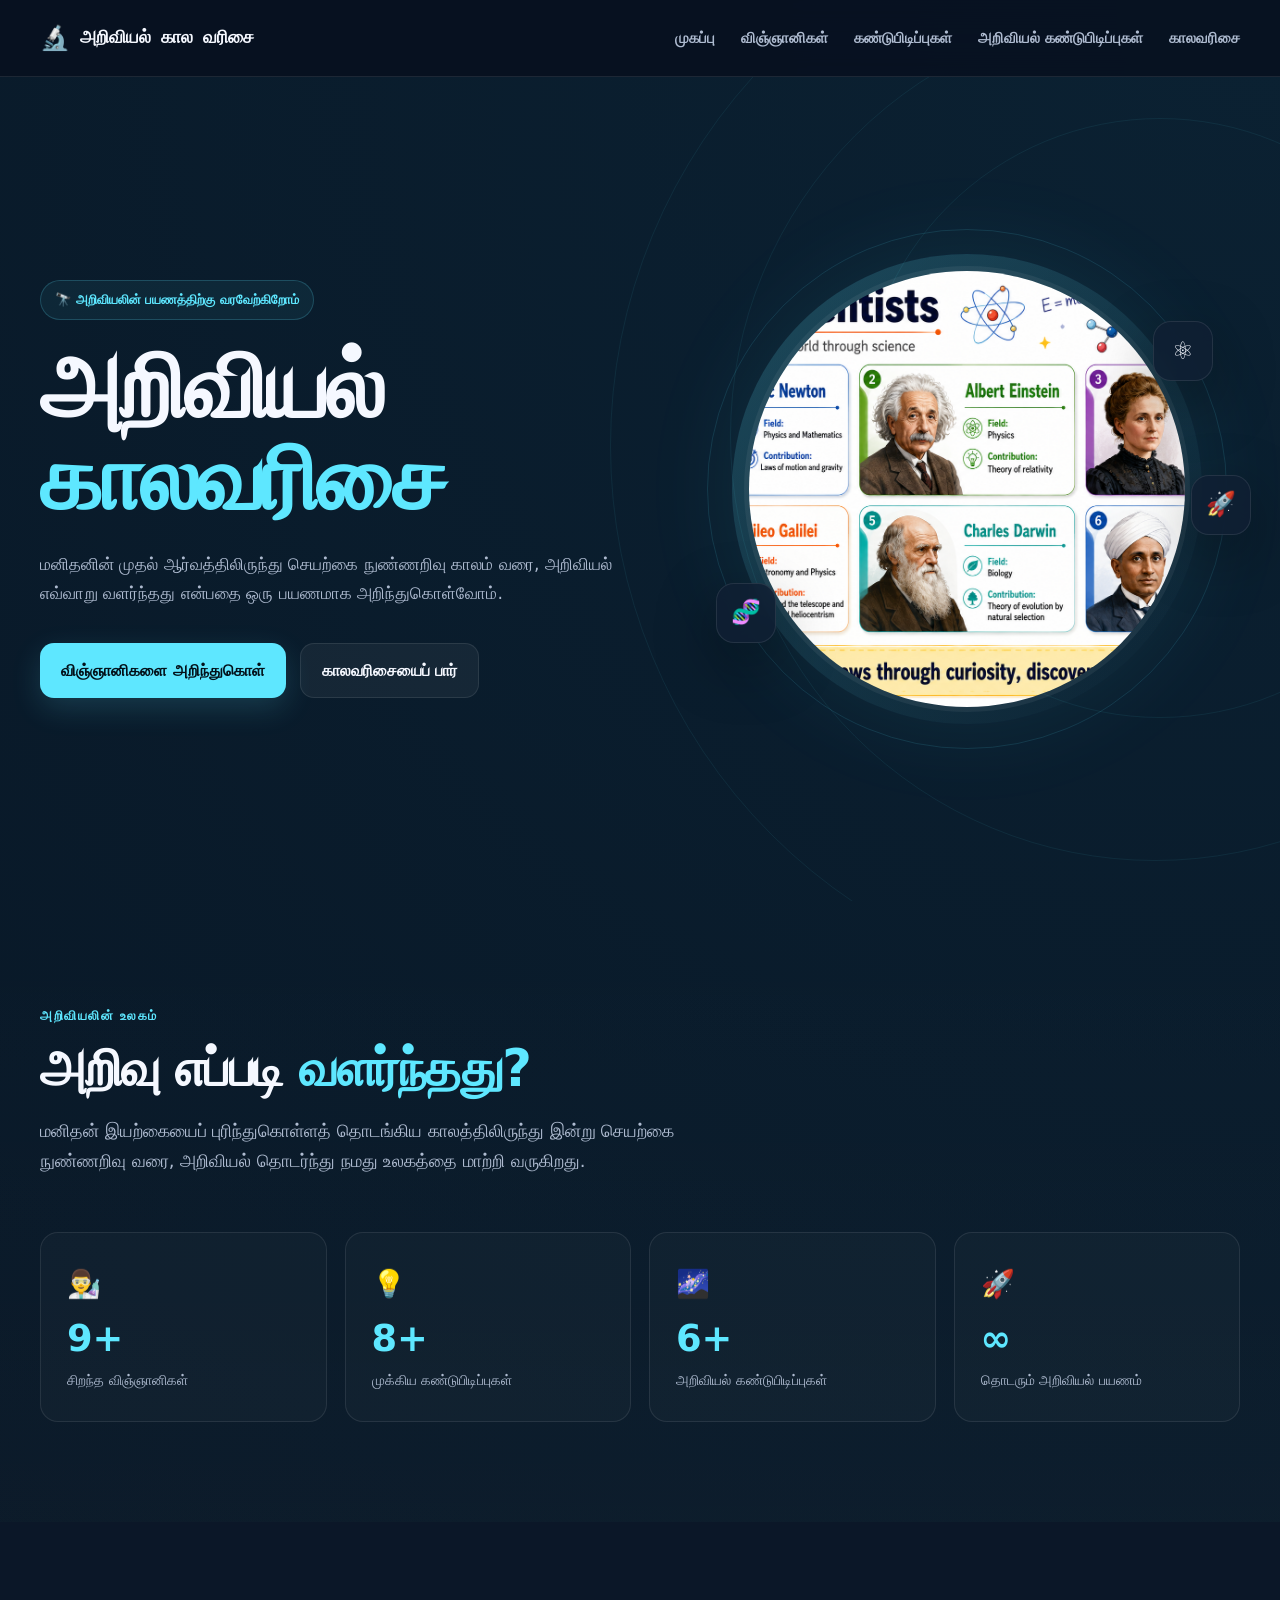
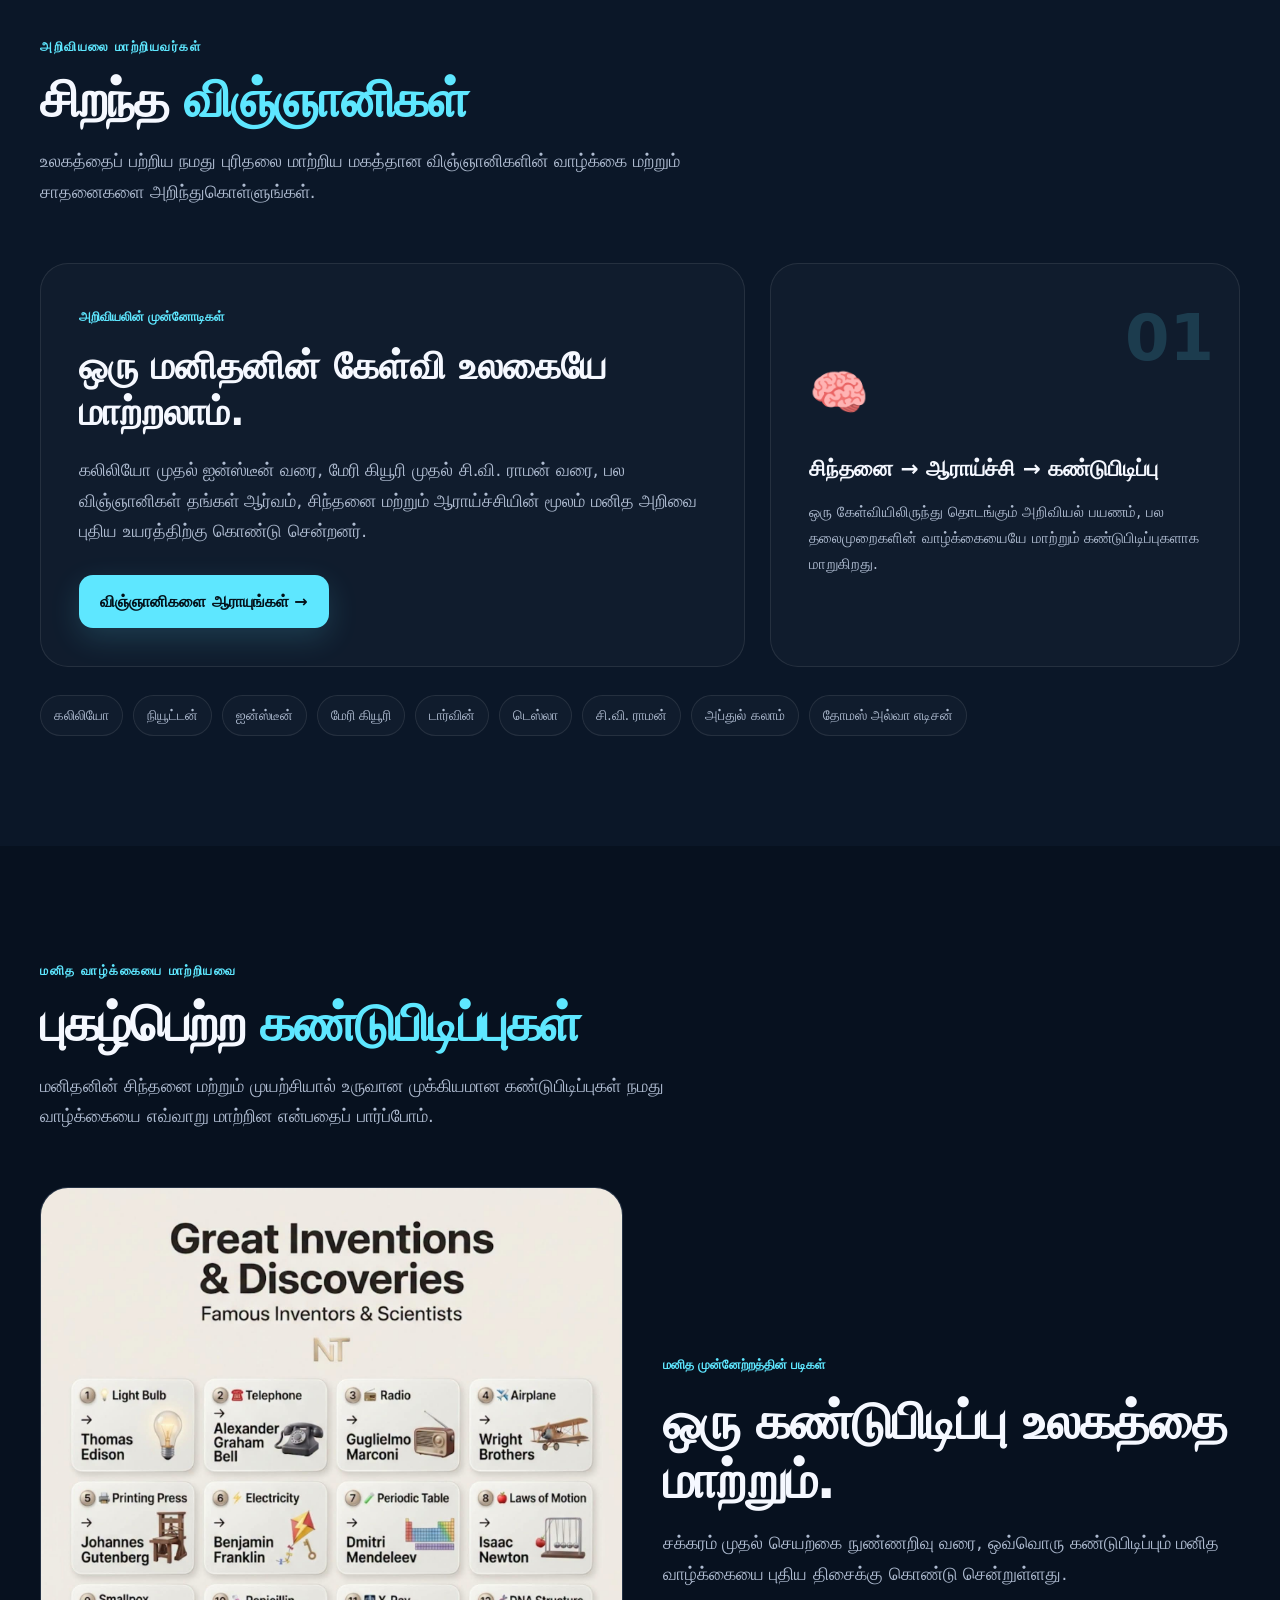
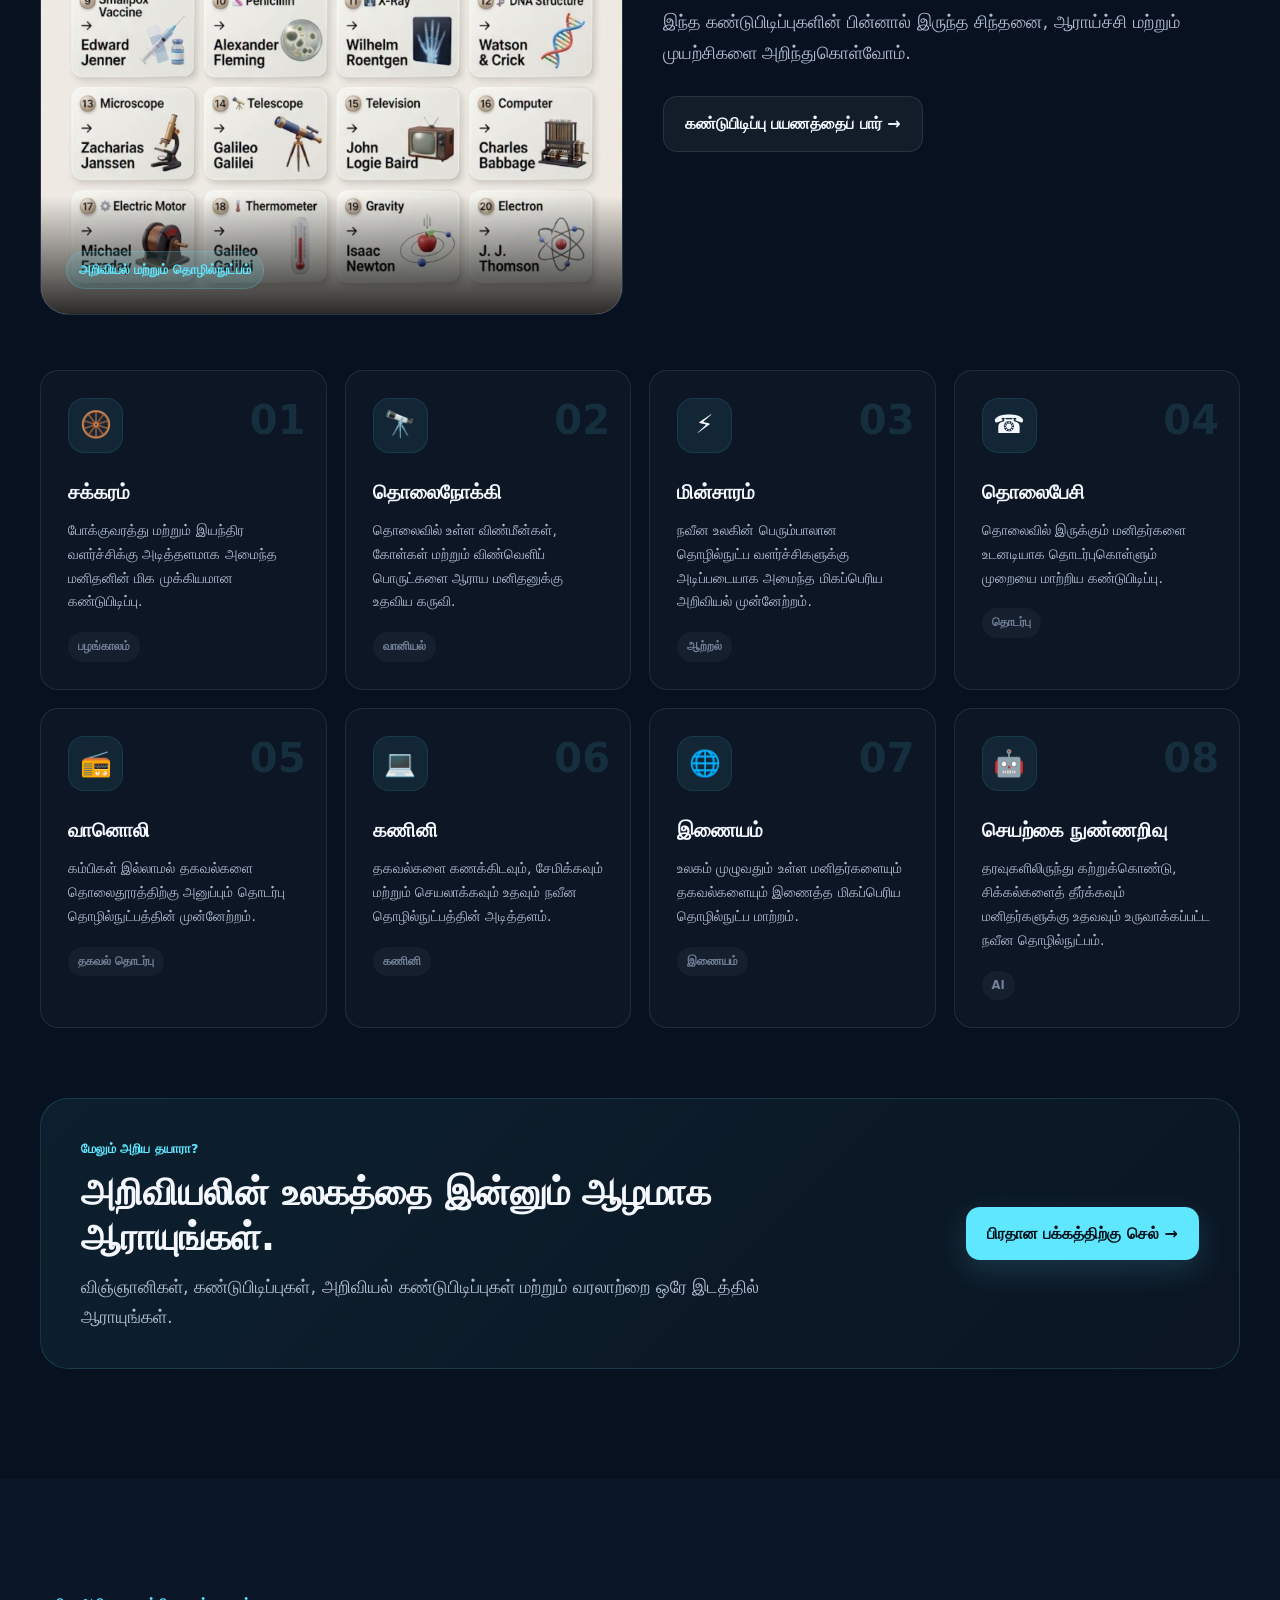
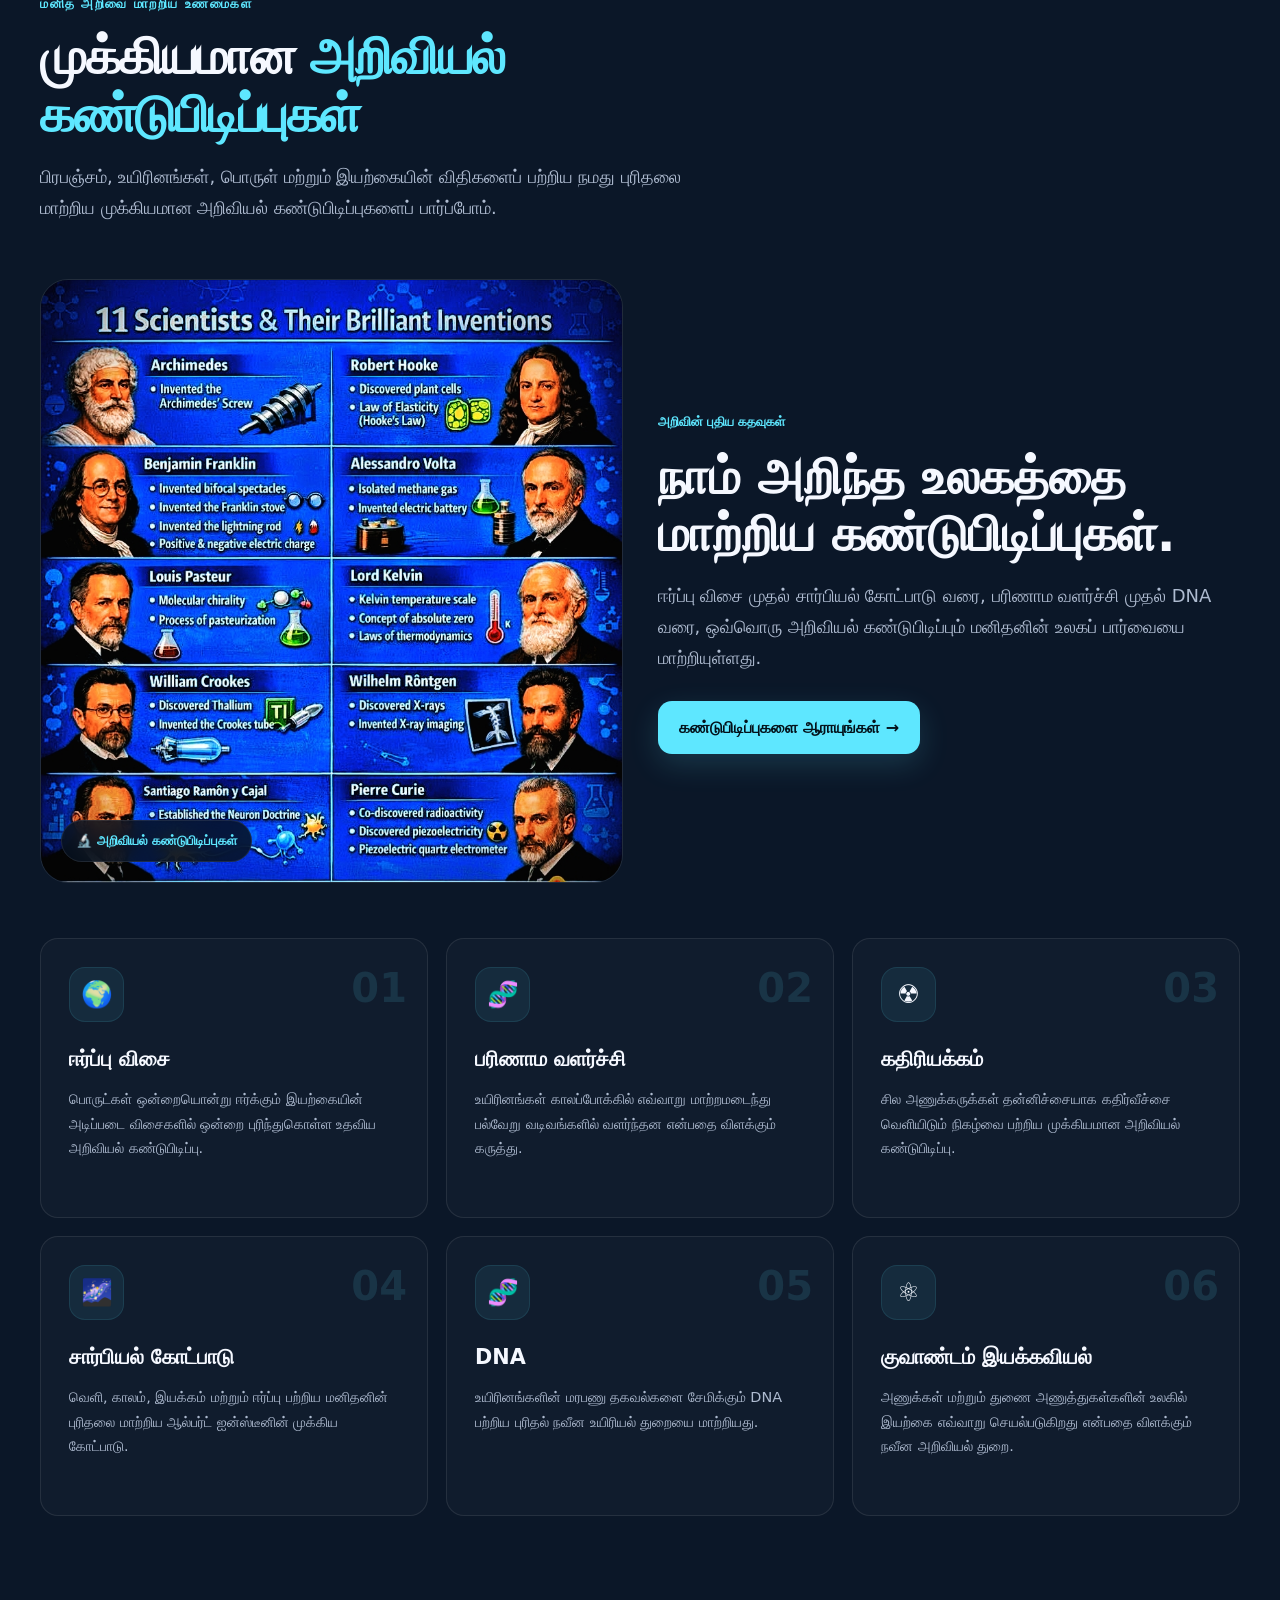
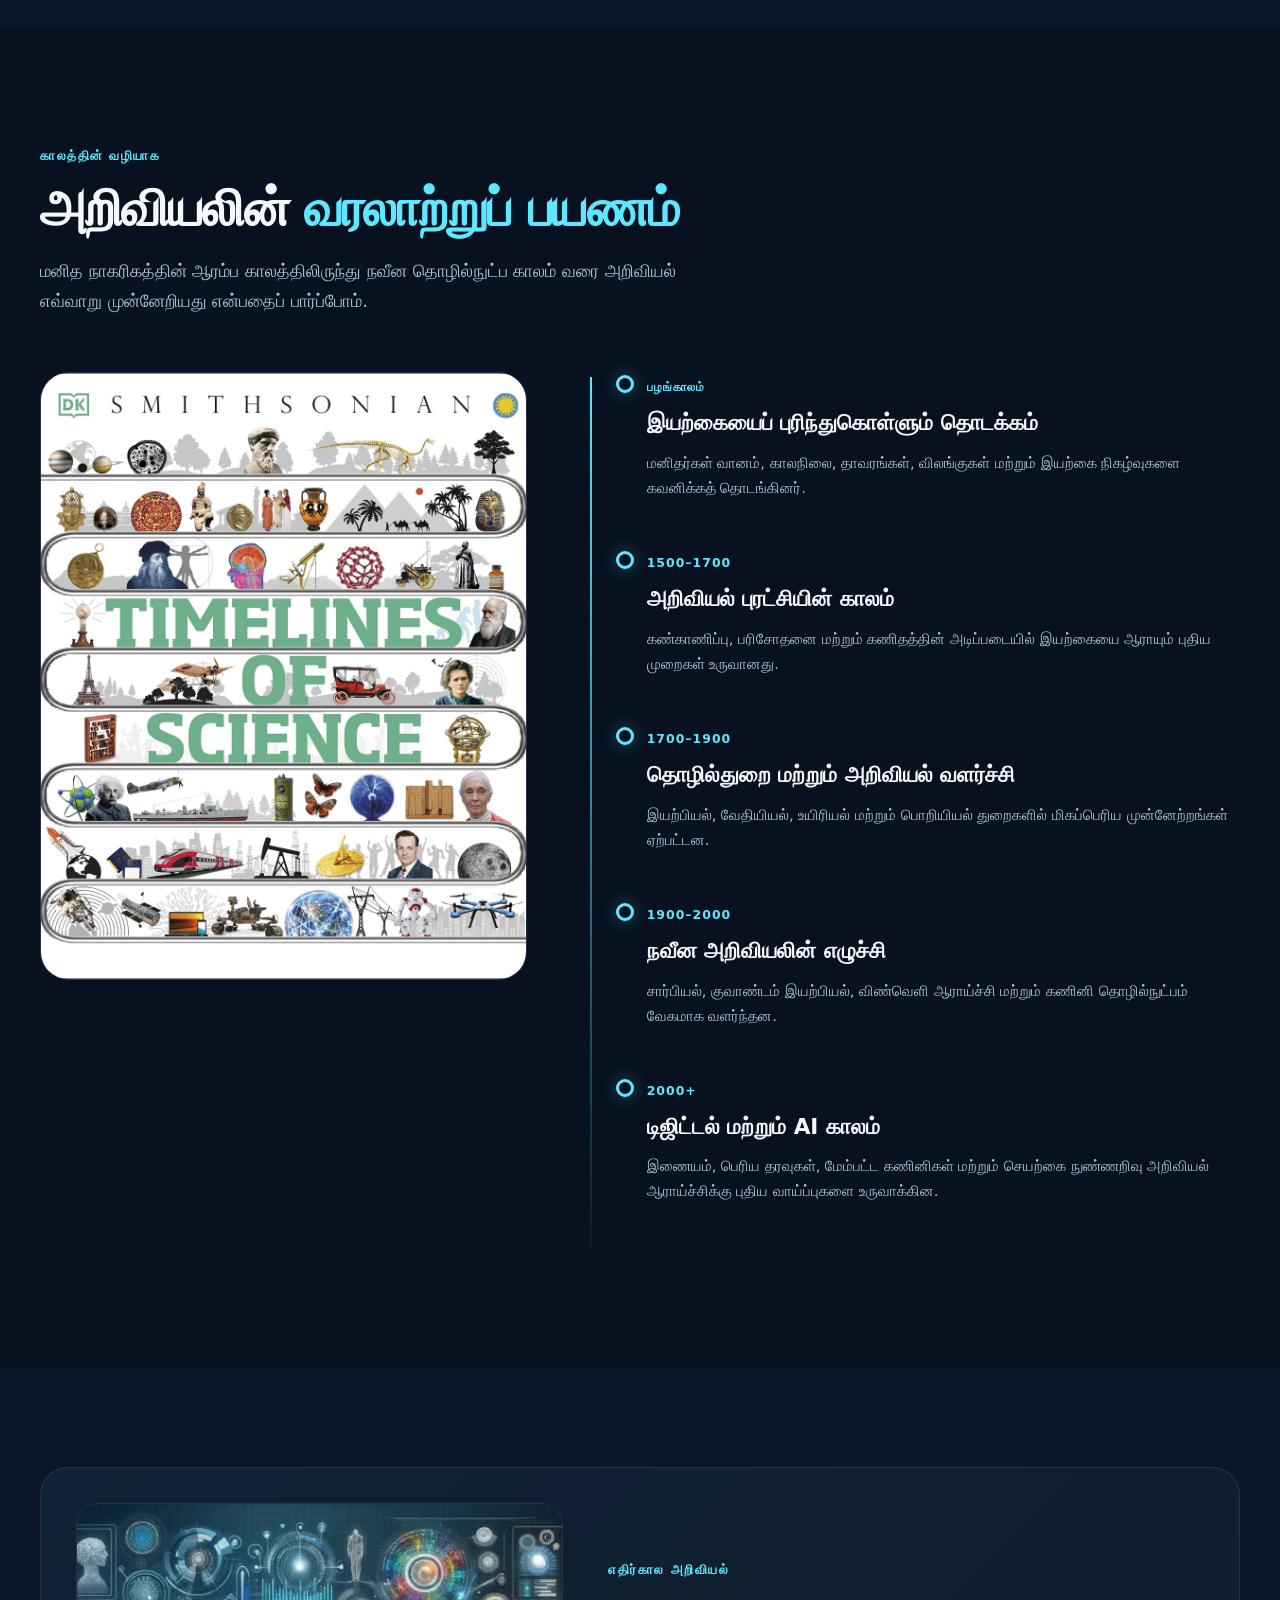
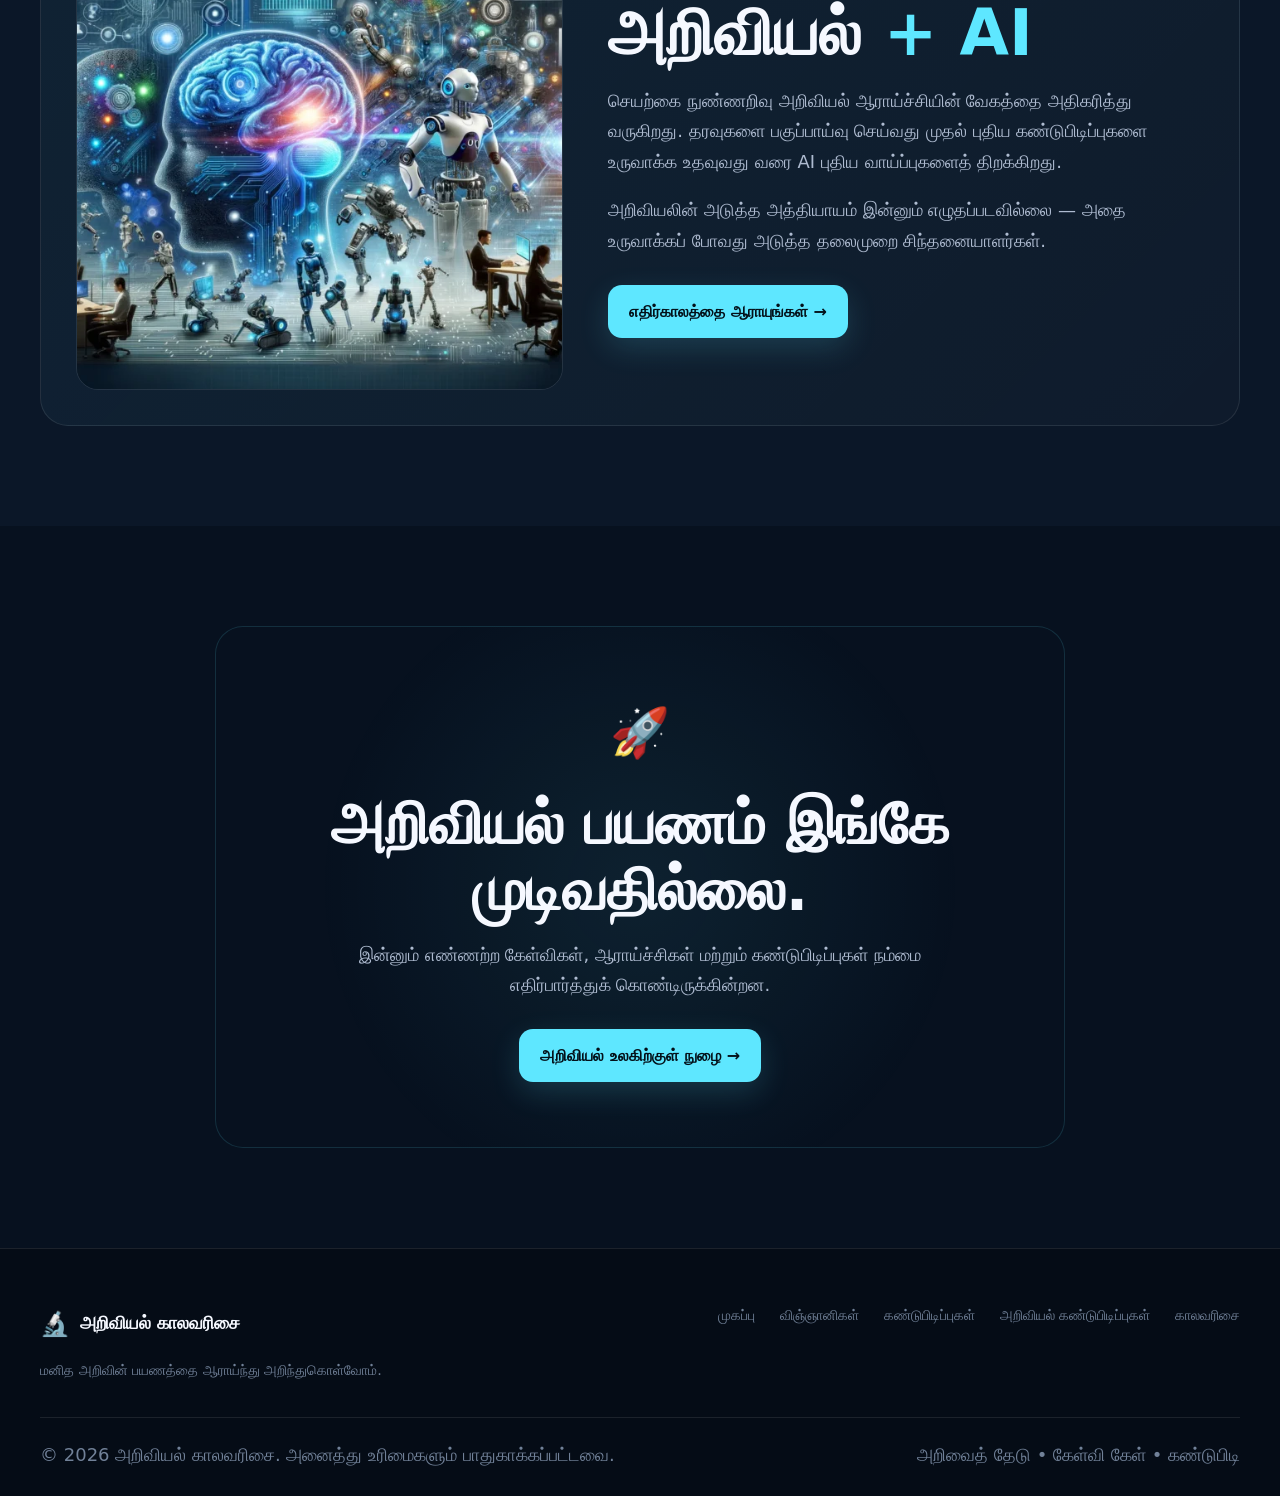
<file: index.html>
<!DOCTYPE html>
<html lang="ta">
<head>
    <meta charset="UTF-8">

    <meta
        name="viewport"
        content="width=device-width, initial-scale=1.0"
    >

    <title>அறிவியல் காலவரிசை</title>

    <meta
        name="description"
        content="மனித அறிவியலின் பயணத்தை விஞ்ஞானிகள், கண்டுபிடிப்புகள் மற்றும் அறிவியல் முன்னேற்றங்களின் மூலம் அறிந்துகொள்ளுங்கள்."
    >

    <link rel="stylesheet" href="index.css">
</head>

<body>

    <!-- ==============================
         வழிசெலுத்தல் பட்டை
    =============================== -->

    <header class="site-header">

        <nav class="navbar">

            <div class="logo">
                <span class="logo-icon">🔬</span>
                <span>அறிவியல் </span>
              <span>கால</span>
              <span>வரிசை</span>
            </div>

            <button
                class="menu-toggle"
                id="menuToggle"
                aria-label="மெனுவைத் திறக்கவும்"
            >
                ☰
            </button>

            <div class="nav-links" id="navLinks">

                <a href="#home">முகப்பு</a>

                <a href="#scientists">விஞ்ஞானிகள்</a>

                <a href="#inventions">கண்டுபிடிப்புகள்</a>

                <a href="#discoveries">அறிவியல் கண்டுபிடிப்புகள்</a>

                <a href="#timeline">காலவரிசை</a>

            </div>

        </nav>

    </header>


    <!-- ==============================
         முக்கிய உள்ளடக்கம்
    =============================== -->

    <main>


        <!-- ==============================
             HERO பகுதி
        =============================== -->

        <section class="hero" id="home">

            <div class="hero-background">

                <div class="hero-orbit orbit-one"></div>

                <div class="hero-orbit orbit-two"></div>

                <div class="hero-orbit orbit-three"></div>

            </div>


            <div class="hero-content">

                <span class="hero-badge">
                    🔭 அறிவியலின் பயணத்திற்கு வரவேற்கிறோம்
                </span>

                <h1>
                    அறிவியல்
                    <span>காலவரிசை</span>
                </h1>

                <p>
                    மனிதனின் முதல் ஆர்வத்திலிருந்து
                    செயற்கை நுண்ணறிவு காலம் வரை,
                    அறிவியல் எவ்வாறு வளர்ந்தது என்பதை
                    ஒரு பயணமாக அறிந்துகொள்வோம்.
                </p>

                <div class="hero-buttons">

                    <button
                        class="primary-button"
                        id="scientistExploreButton"
                    >
                        விஞ்ஞானிகளை அறிந்துகொள்
                    </button>

                    <button
                        class="secondary-button"
                        id="timelineButton"
                    >
                        காலவரிசையைப் பார்
                    </button>

                </div>

            </div>


            <div class="hero-visual">

                <div class="hero-image-wrapper">

                    <img
                        src="assets/images/scientists.png"
                        alt="சிறந்த விஞ்ஞானிகள்"
                        class="hero-image"
                    >

                </div>

                <div class="floating-symbol symbol-one">
                    ⚛️
                </div>

                <div class="floating-symbol symbol-two">
                    🧬
                </div>

                <div class="floating-symbol symbol-three">
                    🚀
                </div>

            </div>

        </section>


        <!-- ==============================
             அறிமுக பகுதி
        =============================== -->

        <section class="intro-section">

            <div class="section-container">

                <div class="section-heading">

                    <span class="section-label">
                        அறிவியலின் உலகம்
                    </span>

                    <h2>
                        அறிவு எப்படி
                        <span>வளர்ந்தது?</span>
                    </h2>

                    <p>
                        மனிதன் இயற்கையைப் புரிந்துகொள்ளத் தொடங்கிய
                        காலத்திலிருந்து இன்று செயற்கை நுண்ணறிவு வரை,
                        அறிவியல் தொடர்ந்து நமது உலகத்தை மாற்றி வருகிறது.
                    </p>

                </div>


                <div class="stats-grid">

                    <div class="stat-card">

                        <div class="stat-icon">
                            👨‍🔬
                        </div>

                        <strong>9+</strong>

                        <span>
                            சிறந்த விஞ்ஞானிகள்
                        </span>

                    </div>


                    <div class="stat-card">

                        <div class="stat-icon">
                            💡
                        </div>

                        <strong>8+</strong>

                        <span>
                            முக்கிய கண்டுபிடிப்புகள்
                        </span>

                    </div>


                    <div class="stat-card">

                        <div class="stat-icon">
                            🌌
                        </div>

                        <strong>6+</strong>

                        <span>
                            அறிவியல் கண்டுபிடிப்புகள்
                        </span>

                    </div>


                    <div class="stat-card">

                        <div class="stat-icon">
                            🚀
                        </div>

                        <strong>∞</strong>

                        <span>
                            தொடரும் அறிவியல் பயணம்
                        </span>

                    </div>

                </div>

            </div>

        </section>


        <!-- ==============================
             விஞ்ஞானிகள் பகுதி
        =============================== -->

        <section
            class="scientists-section"
            id="scientists"
        >

            <div class="section-container">

                <div class="section-heading">

                    <span class="section-label">
                        அறிவியலை மாற்றியவர்கள்
                    </span>

                    <h2>
                        சிறந்த
                        <span>விஞ்ஞானிகள்</span>
                    </h2>

                    <p>
                        உலகத்தைப் பற்றிய நமது புரிதலை மாற்றிய
                        மகத்தான விஞ்ஞானிகளின் வாழ்க்கை மற்றும்
                        சாதனைகளை அறிந்துகொள்ளுங்கள்.
                    </p>

                </div>


                <div class="scientist-intro">

                    <div class="scientist-preview-content">

                        <span class="mini-label">
                            அறிவியலின் முன்னோடிகள்
                        </span>

                        <h3>
                            ஒரு மனிதனின்
                            கேள்வி உலகையே மாற்றலாம்.
                        </h3>

                        <p>
                            கலிலியோ முதல் ஐன்ஸ்டீன் வரை,
                            மேரி கியூரி முதல் சி.வி. ராமன் வரை,
                            பல விஞ்ஞானிகள் தங்கள் ஆர்வம்,
                            சிந்தனை மற்றும் ஆராய்ச்சியின் மூலம்
                            மனித அறிவை புதிய உயரத்திற்கு கொண்டு சென்றனர்.
                        </p>

                        <button
                            class="primary-button"
                            id="scientistExploreButton"
                        >
                            விஞ்ஞானிகளை ஆராயுங்கள் →
                        </button>

                    </div>


                    <div class="scientist-preview-card">

                        <div class="preview-number">
                            01
                        </div>

                        <div class="preview-icon">
                            🧠
                        </div>

                        <h3>
                            சிந்தனை → ஆராய்ச்சி → கண்டுபிடிப்பு
                        </h3>

                        <p>
                            ஒரு கேள்வியிலிருந்து தொடங்கும் அறிவியல்
                            பயணம், பல தலைமுறைகளின் வாழ்க்கையையே மாற்றும்
                            கண்டுபிடிப்புகளாக மாறுகிறது.
                        </p>

                    </div>

                </div>


                <div class="scientist-names">

                    <span>கலிலியோ</span>

                    <span>நியூட்டன்</span>

                    <span>ஐன்ஸ்டீன்</span>

                    <span>மேரி கியூரி</span>

                    <span>டார்வின்</span>

                    <span>டெஸ்லா</span>

                    <span>சி.வி. ராமன்</span>

                    <span>அப்துல் கலாம்</span>
                  <span>தோமஸ் அல்வா எடிசன்</span>

                </div>

            </div>

        </section>
                <!-- =================================
             கண்டுபிடிப்புகள் பகுதி
        ================================== -->

        <section
            class="inventions-section"
            id="inventions"
        >

            <div class="section-container">

                <div class="section-heading">

                    <span class="section-label">
                        மனித வாழ்க்கையை மாற்றியவை
                    </span>

                    <h2>
                        புகழ்பெற்ற
                        <span>கண்டுபிடிப்புகள்</span>
                    </h2>

                    <p>
                        மனிதனின் சிந்தனை மற்றும் முயற்சியால் உருவான
                        முக்கியமான கண்டுபிடிப்புகள் நமது வாழ்க்கையை
                        எவ்வாறு மாற்றின என்பதைப் பார்ப்போம்.
                    </p>

                </div>


                <!-- முக்கிய கண்டுபிடிப்பு -->

                <div class="invention-feature">

                    <div class="invention-feature-image">

                        <img
                            src="assets/images/inventions.jpg"
                            alt="புகழ்பெற்ற அறிவியல் கண்டுபிடிப்புகள்"
                        >

                        <div class="image-overlay">

                            <span>
                                அறிவியல் மற்றும் தொழில்நுட்பம்
                            </span>

                        </div>

                    </div>


                    <div class="invention-feature-content">

                        <span class="mini-label">
                            மனித முன்னேற்றத்தின் படிகள்
                        </span>

                        <h3>
                            ஒரு கண்டுபிடிப்பு
                            உலகத்தை மாற்றும்.
                        </h3>

                        <p>
                            சக்கரம் முதல் செயற்கை நுண்ணறிவு வரை,
                            ஒவ்வொரு கண்டுபிடிப்பும் மனித வாழ்க்கையை
                            புதிய திசைக்கு கொண்டு சென்றுள்ளது.
                        </p>

                        <p>
                            இந்த கண்டுபிடிப்புகளின் பின்னால் இருந்த
                            சிந்தனை, ஆராய்ச்சி மற்றும் முயற்சிகளை
                            அறிந்துகொள்வோம்.
                        </p>

                        <button
                            class="secondary-button"
                            id="inventionTimelineButton"
                        >
                            கண்டுபிடிப்பு பயணத்தைப் பார் →
                        </button>

                    </div>

                </div>


                <!-- கண்டுபிடிப்பு அட்டைகள் -->

                <div class="invention-grid">


                    <article
                        class="invention-card"
                        data-invention="wheel"
                    >

                        <div class="invention-number">
                            01
                        </div>

                        <div class="invention-icon">
                            🛞
                        </div>

                        <h3>
                            சக்கரம்
                        </h3>

                        <p>
                            போக்குவரத்து மற்றும் இயந்திர
                            வளர்ச்சிக்கு அடித்தளமாக அமைந்த
                            மனிதனின் மிக முக்கியமான கண்டுபிடிப்பு.
                        </p>

                        <span class="invention-tag">
                            பழங்காலம்
                        </span>

                    </article>


                    <article
                        class="invention-card"
                        data-invention="telescope"
                    >

                        <div class="invention-number">
                            02
                        </div>

                        <div class="invention-icon">
                            🔭
                        </div>

                        <h3>
                            தொலைநோக்கி
                        </h3>

                        <p>
                            தொலைவில் உள்ள விண்மீன்கள்,
                            கோள்கள் மற்றும் விண்வெளிப் பொருட்களை
                            ஆராய மனிதனுக்கு உதவிய கருவி.
                        </p>

                        <span class="invention-tag">
                            வானியல்
                        </span>

                    </article>


                    <article
                        class="invention-card"
                        data-invention="electricity"
                    >

                        <div class="invention-number">
                            03
                        </div>

                        <div class="invention-icon">
                            ⚡
                        </div>

                        <h3>
                            மின்சாரம்
                        </h3>

                        <p>
                            நவீன உலகின் பெரும்பாலான தொழில்நுட்ப
                            வளர்ச்சிகளுக்கு அடிப்படையாக அமைந்த
                            மிகப்பெரிய அறிவியல் முன்னேற்றம்.
                        </p>

                        <span class="invention-tag">
                            ஆற்றல்
                        </span>

                    </article>


                    <article
                        class="invention-card"
                        data-invention="telephone"
                    >

                        <div class="invention-number">
                            04
                        </div>

                        <div class="invention-icon">
                            ☎️
                        </div>

                        <h3>
                            தொலைபேசி
                        </h3>

                        <p>
                            தொலைவில் இருக்கும் மனிதர்களை
                            உடனடியாக தொடர்புகொள்ளும் முறையை
                            மாற்றிய கண்டுபிடிப்பு.
                        </p>

                        <span class="invention-tag">
                            தொடர்பு
                        </span>

                    </article>


                    <article
                        class="invention-card"
                        data-invention="radio"
                    >

                        <div class="invention-number">
                            05
                        </div>

                        <div class="invention-icon">
                            📻
                        </div>

                        <h3>
                            வானொலி
                        </h3>

                        <p>
                            கம்பிகள் இல்லாமல் தகவல்களை
                            தொலைதூரத்திற்கு அனுப்பும்
                            தொடர்பு தொழில்நுட்பத்தின் முன்னேற்றம்.
                        </p>

                        <span class="invention-tag">
                            தகவல் தொடர்பு
                        </span>

                    </article>


                    <article
                        class="invention-card"
                        data-invention="computer"
                    >

                        <div class="invention-number">
                            06
                        </div>

                        <div class="invention-icon">
                            💻
                        </div>

                        <h3>
                            கணினி
                        </h3>

                        <p>
                            தகவல்களை கணக்கிடவும்,
                            சேமிக்கவும் மற்றும் செயலாக்கவும்
                            உதவும் நவீன தொழில்நுட்பத்தின் அடித்தளம்.
                        </p>

                        <span class="invention-tag">
                            கணினி
                        </span>

                    </article>


                    <article
                        class="invention-card"
                        data-invention="internet"
                    >

                        <div class="invention-number">
                            07
                        </div>

                        <div class="invention-icon">
                            🌐
                        </div>

                        <h3>
                            இணையம்
                        </h3>

                        <p>
                            உலகம் முழுவதும் உள்ள மனிதர்களையும்
                            தகவல்களையும் இணைத்த மிகப்பெரிய
                            தொழில்நுட்ப மாற்றம்.
                        </p>

                        <span class="invention-tag">
                            இணையம்
                        </span>

                    </article>


                    <article
                        class="invention-card"
                        data-invention="ai"
                    >

                        <div class="invention-number">
                            08
                        </div>

                        <div class="invention-icon">
                            🤖
                        </div>

                        <h3>
                            செயற்கை நுண்ணறிவு
                        </h3>

                        <p>
                            தரவுகளிலிருந்து கற்றுக்கொண்டு,
                            சிக்கல்களைத் தீர்க்கவும் மனிதர்களுக்கு
                            உதவவும் உருவாக்கப்பட்ட நவீன தொழில்நுட்பம்.
                        </p>

                        <span class="invention-tag">
                            AI
                        </span>

                    </article>


                </div>


                <!-- டாஷ்போர்டு அழைப்பு -->

                <div class="dashboard-cta">

                    <div class="dashboard-cta-content">

                        <span class="mini-label">
                            மேலும் அறிய தயாரா?
                        </span>

                        <h3>
                            அறிவியலின் உலகத்தை
                            இன்னும் ஆழமாக ஆராயுங்கள்.
                        </h3>

                        <p>
                            விஞ்ஞானிகள், கண்டுபிடிப்புகள்,
                            அறிவியல் கண்டுபிடிப்புகள் மற்றும்
                            வரலாற்றை ஒரே இடத்தில் ஆராயுங்கள்.
                        </p>

                    </div>


                    <button
                        class="primary-button dashboard-button"
                        id="mainDashboardButton"
                    >
                        பிரதான பக்‌‌‌கத்திற்கு செல் →
                    </button>

                </div>


                <div class="mobile-dashboard-link">

                    <button
                        class="secondary-button"
                        id="mobileDashboardButton"
                    >
                        அறிவியல் பக்கம்
                    </button>

                </div>

            </div>

        </section>
                <!-- =================================
             அறிவியல் கண்டுபிடிப்புகள்
        ================================== -->

        <section
            class="discoveries-section"
            id="discoveries"
        >

            <div class="section-container">

                <div class="section-heading">

                    <span class="section-label">
                        மனித அறிவை மாற்றிய உண்மைகள்
                    </span>

                    <h2>
                        முக்கியமான
                        <span>அறிவியல் கண்டுபிடிப்புகள்</span>
                    </h2>

                    <p>
                        பிரபஞ்சம், உயிரினங்கள், பொருள் மற்றும்
                        இயற்கையின் விதிகளைப் பற்றிய நமது புரிதலை
                        மாற்றிய முக்கியமான அறிவியல் கண்டுபிடிப்புகளைப் பார்ப்போம்.
                    </p>

                </div>


                <div class="discovery-feature">

                    <div class="discovery-feature-image">

                        <img
                            src="assets/images/discoveries.jpg"
                            alt="அறிவியல் கண்டுபிடிப்புகள்"
                        >

                        <div class="discovery-image-label">
                            🔬 அறிவியல் கண்டுபிடிப்புகள்
                        </div>

                    </div>


                    <div class="discovery-feature-content">

                        <span class="mini-label">
                            அறிவின் புதிய கதவுகள்
                        </span>

                        <h3>
                            நாம் அறிந்த உலகத்தை
                            மாற்றிய கண்டுபிடிப்புகள்.
                        </h3>

                        <p>
                            ஈர்ப்பு விசை முதல் சார்பியல் கோட்பாடு வரை,
                            பரிணாம வளர்ச்சி முதல் DNA வரை,
                            ஒவ்வொரு அறிவியல் கண்டுபிடிப்பும்
                            மனிதனின் உலகப் பார்வையை மாற்றியுள்ளது.
                        </p>

                        <button
                            class="primary-button"
                            id="discoveriesButton"
                        >
                            கண்டுபிடிப்புகளை ஆராயுங்கள் →
                        </button>

                    </div>

                </div>


                <div class="discovery-grid">


                    <article
                        class="discovery-card"
                        data-discovery="gravity"
                    >

                        <span class="discovery-number">
                            01
                        </span>

                        <div class="discovery-icon">
                            🌍
                        </div>

                        <h3>
                            ஈர்ப்பு விசை
                        </h3>

                        <p>
                            பொருட்கள் ஒன்றையொன்று ஈர்க்கும்
                            இயற்கையின் அடிப்படை விசைகளில் ஒன்றை
                            புரிந்துகொள்ள உதவிய அறிவியல் கண்டுபிடிப்பு.
                        </p>

                    </article>


                    <article
                        class="discovery-card"
                        data-discovery="evolution"
                    >

                        <span class="discovery-number">
                            02
                        </span>

                        <div class="discovery-icon">
                            🧬
                        </div>

                        <h3>
                            பரிணாம வளர்ச்சி
                        </h3>

                        <p>
                            உயிரினங்கள் காலப்போக்கில் எவ்வாறு
                            மாற்றமடைந்து பல்வேறு வடிவங்களில்
                            வளர்ந்தன என்பதை விளக்கும் கருத்து.
                        </p>

                    </article>


                    <article
                        class="discovery-card"
                        data-discovery="radioactivity"
                    >

                        <span class="discovery-number">
                            03
                        </span>

                        <div class="discovery-icon">
                            ☢️
                        </div>

                        <h3>
                            கதிரியக்கம்
                        </h3>

                        <p>
                            சில அணுக்கருக்கள் தன்னிச்சையாக
                            கதிர்வீச்சை வெளியிடும் நிகழ்வை
                            பற்றிய முக்கியமான அறிவியல் கண்டுபிடிப்பு.
                        </p>

                    </article>


                    <article
                        class="discovery-card"
                        data-discovery="relativity"
                    >

                        <span class="discovery-number">
                            04
                        </span>

                        <div class="discovery-icon">
                            🌌
                        </div>

                        <h3>
                            சார்பியல் கோட்பாடு
                        </h3>

                        <p>
                            வெளி, காலம், இயக்கம் மற்றும் ஈர்ப்பு
                            பற்றிய மனிதனின் புரிதலை மாற்றிய
                            ஆல்பர்ட் ஐன்ஸ்டீனின் முக்கிய கோட்பாடு.
                        </p>

                    </article>


                    <article
                        class="discovery-card"
                        data-discovery="dna"
                    >

                        <span class="discovery-number">
                            05
                        </span>

                        <div class="discovery-icon">
                            🧬
                        </div>

                        <h3>
                            DNA
                        </h3>

                        <p>
                            உயிரினங்களின் மரபணு தகவல்களை
                            சேமிக்கும் DNA பற்றிய புரிதல்
                            நவீன உயிரியல் துறையை மாற்றியது.
                        </p>

                    </article>


                    <article
                        class="discovery-card"
                        data-discovery="quantum"
                    >

                        <span class="discovery-number">
                            06
                        </span>

                        <div class="discovery-icon">
                            ⚛️
                        </div>

                        <h3>
                            குவாண்டம் இயக்கவியல்
                        </h3>

                        <p>
                            அணுக்கள் மற்றும் துணை அணுத்துகள்களின்
                            உலகில் இயற்கை எவ்வாறு செயல்படுகிறது
                            என்பதை விளக்கும் நவீன அறிவியல் துறை.
                        </p>

                    </article>


                </div>

            </div>

        </section>


        <!-- =================================
             அறிவியல் வரலாறு / காலவரிசை
        ================================== -->

        <section
            class="timeline-section"
            id="timeline"
        >

            <div class="section-container">

                <div class="section-heading">

                    <span class="section-label">
                        காலத்தின் வழியாக
                    </span>

                    <h2>
                        அறிவியலின்
                        <span>வரலாற்றுப் பயணம்</span>
                    </h2>

                    <p>
                        மனித நாகரிகத்தின் ஆரம்ப காலத்திலிருந்து
                        நவீன தொழில்நுட்ப காலம் வரை அறிவியல்
                        எவ்வாறு முன்னேறியது என்பதைப் பார்ப்போம்.
                    </p>

                </div>


                <div class="timeline-layout">

                    <div class="timeline-image">

                        <img
                            src="assets/images/science-history.jpg"
                            alt="அறிவியலின் வரலாறு"
                        >

                    </div>


                    <div class="timeline-content">


                        <div class="timeline-item">

                            <span class="timeline-year">
                                பழங்காலம்
                            </span>

                            <div class="timeline-dot"></div>

                            <div class="timeline-text">

                                <h3>
                                    இயற்கையைப் புரிந்துகொள்ளும் தொடக்கம்
                                </h3>

                                <p>
                                    மனிதர்கள் வானம், காலநிலை,
                                    தாவரங்கள், விலங்குகள் மற்றும்
                                    இயற்கை நிகழ்வுகளை கவனிக்கத் தொடங்கினர்.
                                </p>

                            </div>

                        </div>


                        <div class="timeline-item">

                            <span class="timeline-year">
                                1500–1700
                            </span>

                            <div class="timeline-dot"></div>

                            <div class="timeline-text">

                                <h3>
                                    அறிவியல் புரட்சியின் காலம்
                                </h3>

                                <p>
                                    கண்காணிப்பு, பரிசோதனை மற்றும்
                                    கணிதத்தின் அடிப்படையில் இயற்கையை
                                    ஆராயும் புதிய முறைகள் உருவானது.
                                </p>

                            </div>

                        </div>


                        <div class="timeline-item">

                            <span class="timeline-year">
                                1700–1900
                            </span>

                            <div class="timeline-dot"></div>

                            <div class="timeline-text">

                                <h3>
                                    தொழில்துறை மற்றும் அறிவியல் வளர்ச்சி
                                </h3>

                                <p>
                                    இயற்பியல், வேதியியல், உயிரியல் மற்றும்
                                    பொறியியல் துறைகளில் மிகப்பெரிய
                                    முன்னேற்றங்கள் ஏற்பட்டன.
                                </p>

                            </div>

                        </div>


                        <div class="timeline-item">

                            <span class="timeline-year">
                                1900–2000
                            </span>

                            <div class="timeline-dot"></div>

                            <div class="timeline-text">

                                <h3>
                                    நவீன அறிவியலின் எழுச்சி
                                </h3>

                                <p>
                                    சார்பியல், குவாண்டம் இயற்பியல்,
                                    விண்வெளி ஆராய்ச்சி மற்றும் கணினி
                                    தொழில்நுட்பம் வேகமாக வளர்ந்தன.
                                </p>

                            </div>

                        </div>


                        <div class="timeline-item">

                            <span class="timeline-year">
                                2000+
                            </span>

                            <div class="timeline-dot"></div>

                            <div class="timeline-text">

                                <h3>
                                    டிஜிட்டல் மற்றும் AI காலம்
                                </h3>

                                <p>
                                    இணையம், பெரிய தரவுகள், மேம்பட்ட
                                    கணினிகள் மற்றும் செயற்கை நுண்ணறிவு
                                    அறிவியல் ஆராய்ச்சிக்கு புதிய வாய்ப்புகளை உருவாக்கின.
                                </p>

                            </div>

                        </div>


                    </div>

                </div>

            </div>

        </section>


        <!-- =================================
             அறிவியல் + AI
        ================================== -->

        <section class="ai-section">

            <div class="section-container">

                <div class="ai-card">


                    <div class="ai-image">

                        <img
                            src="assets/images/science-ai.webp"
                            alt="அறிவியல் மற்றும் செயற்கை நுண்ணறிவு"
                        >

                    </div>


                    <div class="ai-content">

                        <span class="section-label">
                            எதிர்கால அறிவியல்
                        </span>

                        <h2>
                            அறிவியல்
                            <span>+ AI</span>
                        </h2>

                        <p>
                            செயற்கை நுண்ணறிவு அறிவியல் ஆராய்ச்சியின்
                            வேகத்தை அதிகரித்து வருகிறது. தரவுகளை
                            பகுப்பாய்வு செய்வது முதல் புதிய கண்டுபிடிப்புகளை
                            உருவாக்க உதவுவது வரை AI புதிய வாய்ப்புகளைத் திறக்கிறது.
                        </p>

                        <p>
                            அறிவியலின் அடுத்த அத்தியாயம் இன்னும்
                            எழுதப்படவில்லை — அதை உருவாக்கப் போவது
                            அடுத்த தலைமுறை சிந்தனையாளர்கள்.
                        </p>

                        <button
                            class="primary-button"
                            id="aiExploreButton"
                        >
                            எதிர்காலத்தை ஆராயுங்கள் →
                        </button>

                    </div>


                </div>

            </div>

        </section>


        <!-- =================================
             இறுதி CTA
        ================================== -->

        <section class="final-cta">

            <div class="section-container">

                <div class="final-cta-box">

                    <span class="final-icon">
                        🚀
                    </span>

                    <h2>
                        அறிவியல் பயணம்
                        இங்கே முடிவதில்லை.
                    </h2>

                    <p>
                        இன்னும் எண்ணற்ற கேள்விகள்,
                        ஆராய்ச்சிகள் மற்றும் கண்டுபிடிப்புகள்
                        நம்மை எதிர்பார்த்துக் கொண்டிருக்கின்றன.
                    </p>

                    <button
                        class="primary-button"
                        id="finalDashboardButton"
                    >
                        அறிவியல் உலகிற்குள் நுழை →
                    </button>

                </div>

            </div>

        </section>


        <!-- =================================
             FOOTER
        ================================== -->

        <footer class="site-footer">

            <div class="section-container">

                <div class="footer-content">


                    <div class="footer-brand">

                        <div class="logo">
                            <span class="logo-icon">
                                🔬
                            </span>

                            <span>
                                அறிவியல் காலவரிசை
                            </span>
                        </div>

                        <p>
                            மனித அறிவின் பயணத்தை
                            ஆராய்ந்து அறிந்துகொள்வோம்.
                        </p>

                    </div>


                    <div class="footer-links">

                        <a href="#home">
                            முகப்பு
                        </a>

                        <a href="#scientists">
                            விஞ்ஞானிகள்
                        </a>

                        <a href="#inventions">
                            கண்டுபிடிப்புகள்
                        </a>

                        <a href="#discoveries">
                            அறிவியல் கண்டுபிடிப்புகள்
                        </a>

                        <a href="#timeline">
                            காலவரிசை
                        </a>

                    </div>


                </div>


                <div class="footer-bottom">

                    <p>
                        ©
                        <span id="currentYear"></span>
                        அறிவியல் காலவரிசை.
                        அனைத்து உரிமைகளும் பாதுகாக்கப்பட்டவை.
                    </p>

                    <p>
                        அறிவைத் தேடு • கேள்வி கேள் • கண்டுபிடி
                    </p>

                </div>

            </div>

        </footer>


    </main>


    <script src="index.js"></script>

</body>
</html>
</file>
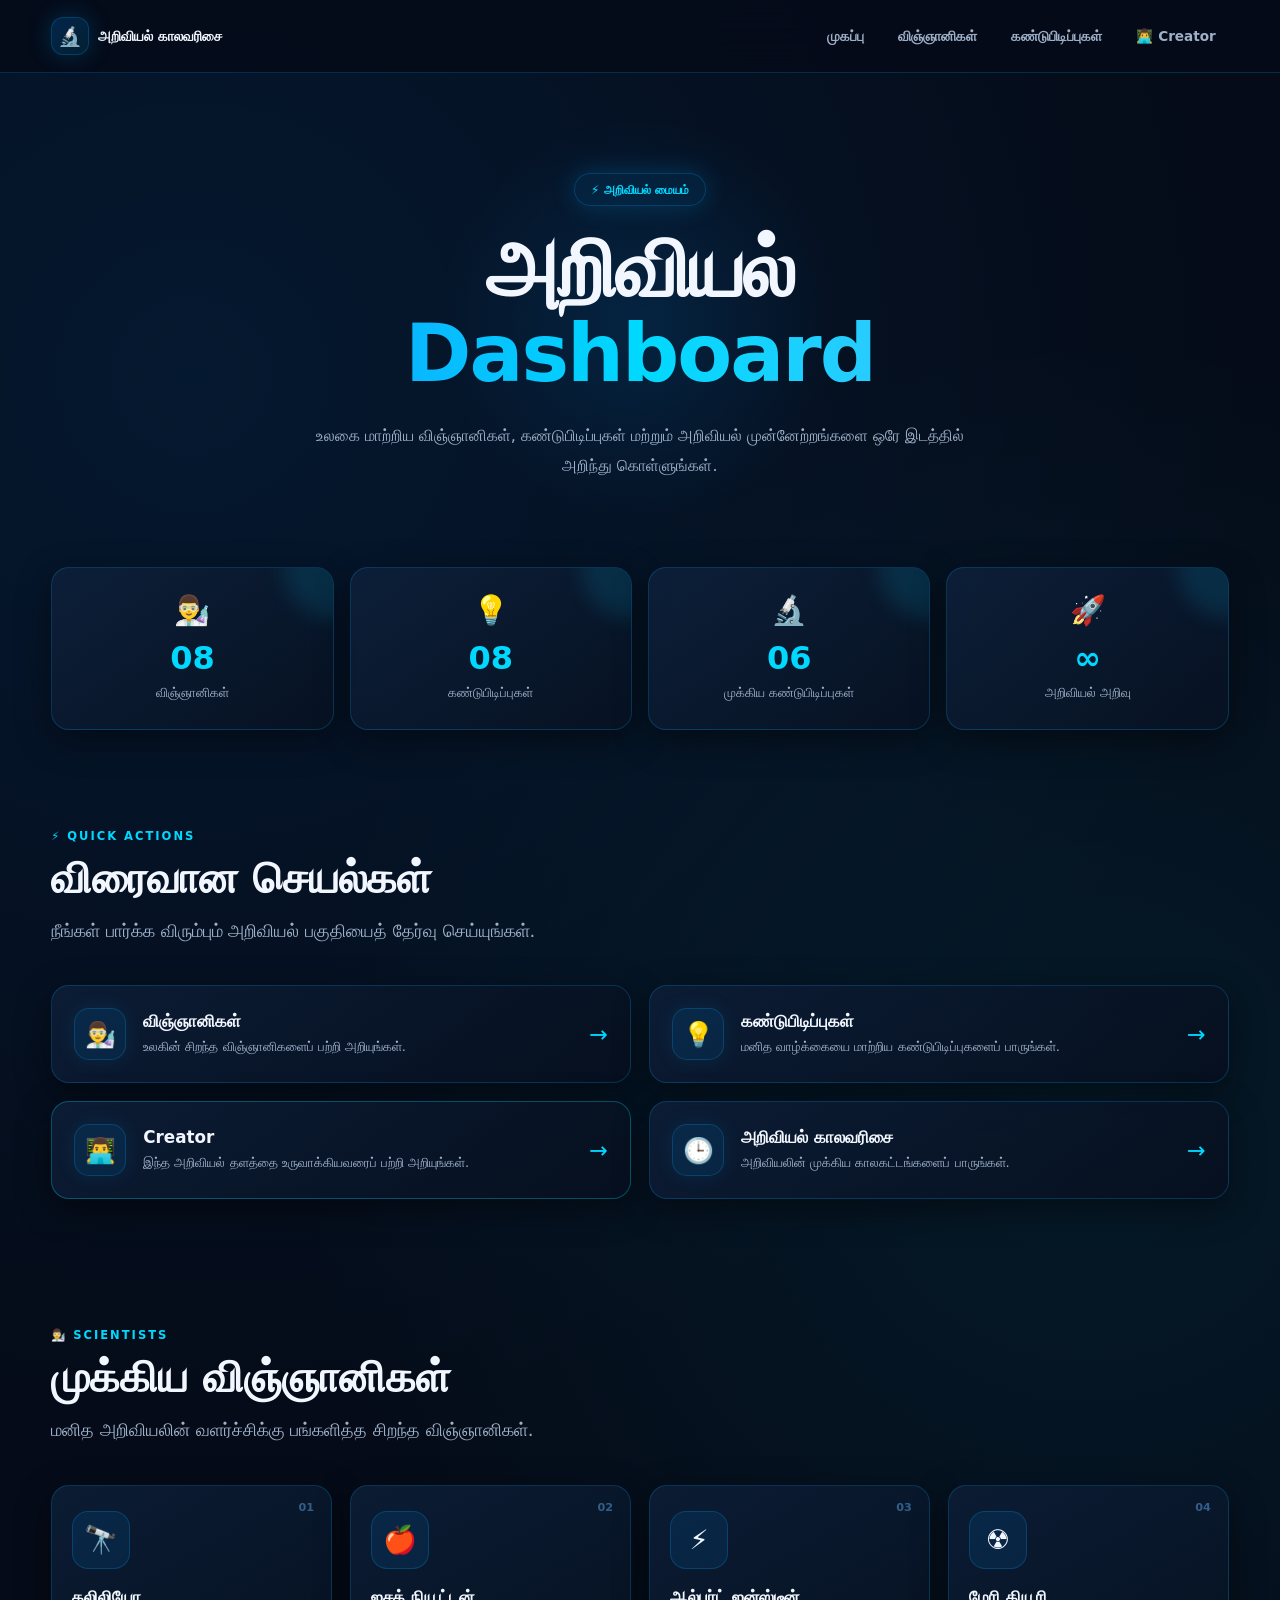
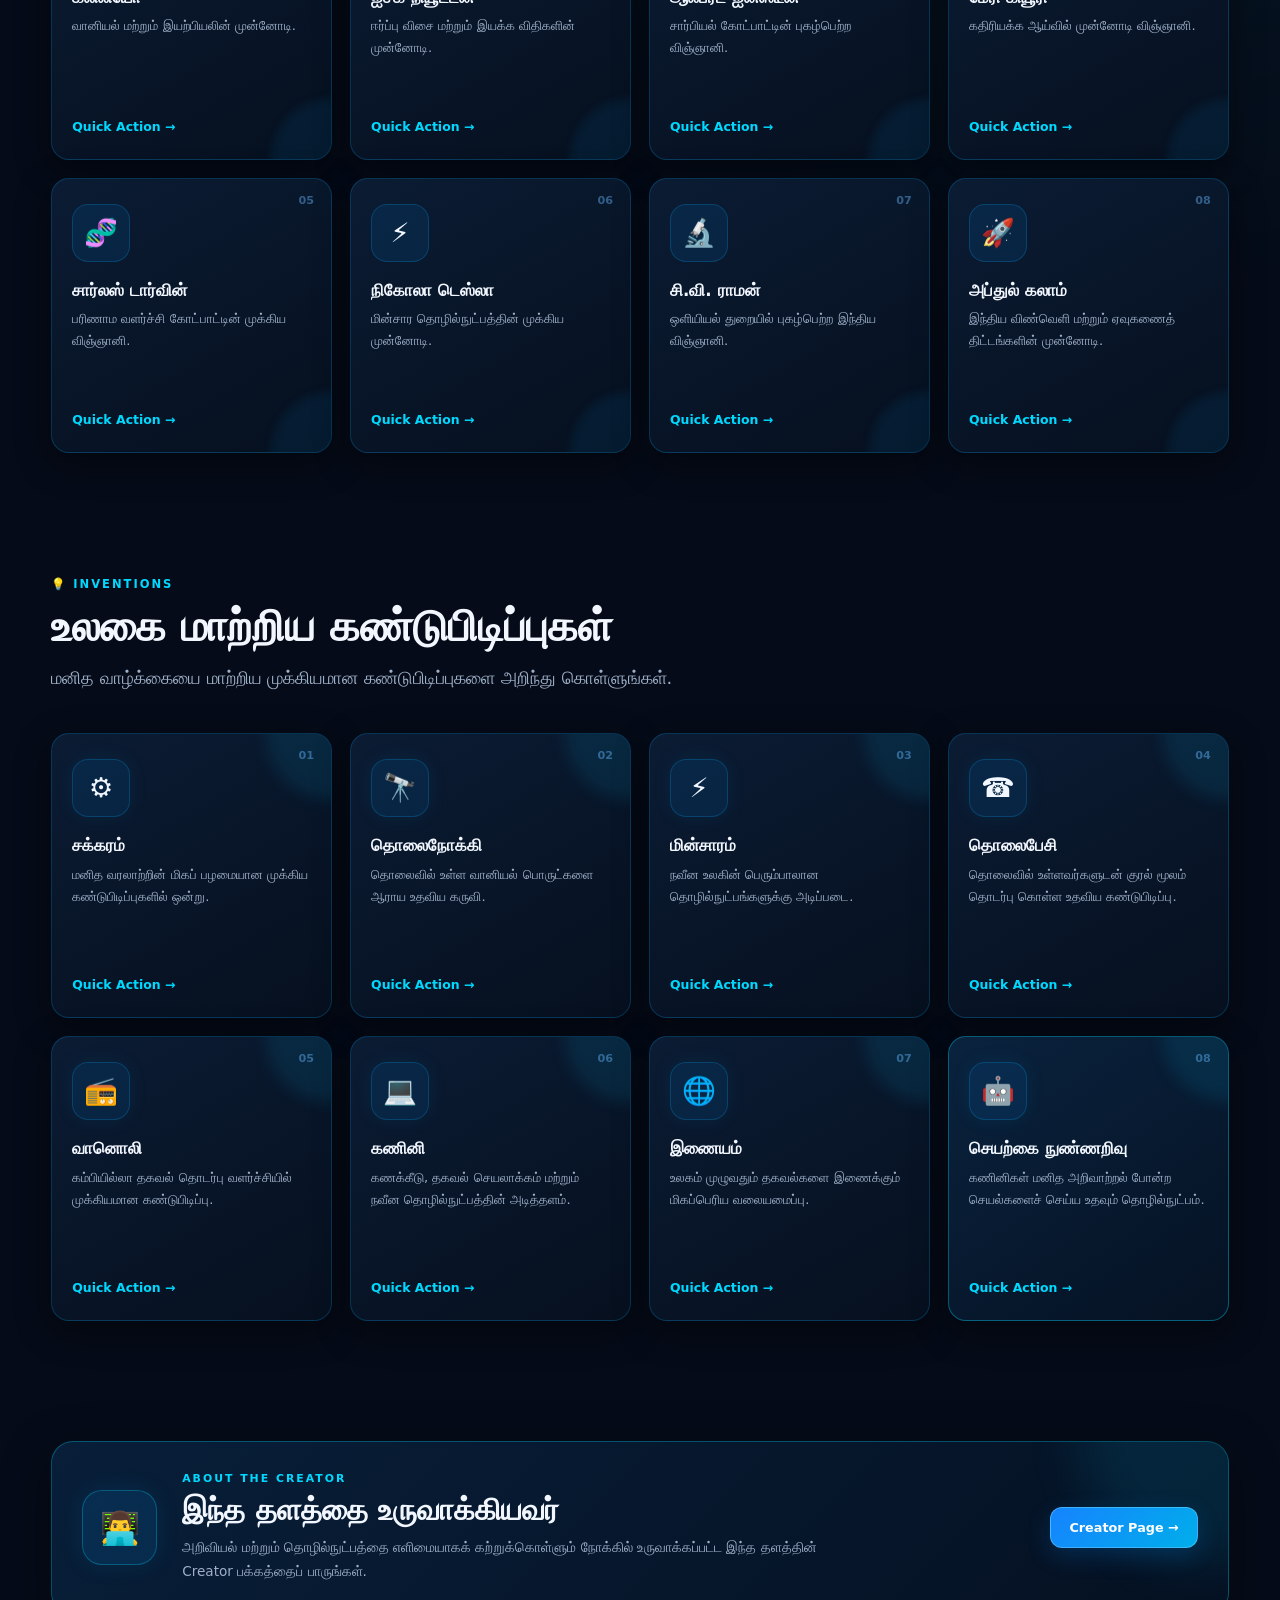
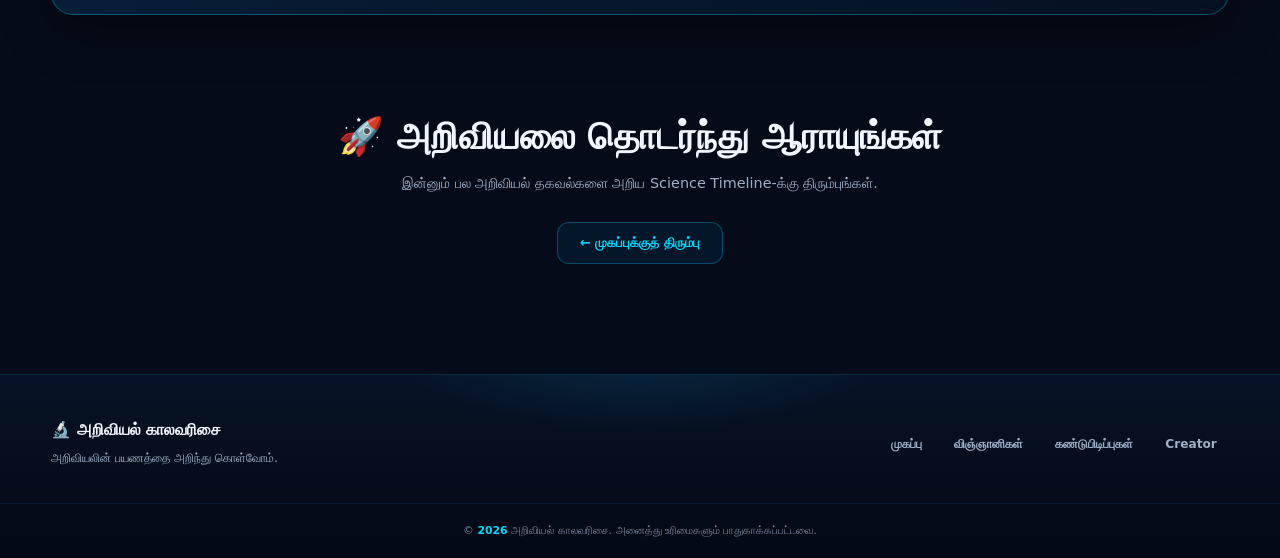
<file: main-dashboard.html>
<!DOCTYPE html>
<html lang="ta">
<head>
    <meta charset="UTF-8">

    <meta name="viewport"
          content="width=device-width, initial-scale=1.0">

    <meta name="description"
          content="அறிவியல் காலவரிசை - முக்கிய Dashboard">

    <title>அறிவியல் காலவரிசை | Dashboard</title>

    <link rel="stylesheet" href="main-dashboard.css">
</head>

<body>

    <!-- ================================
         HEADER
    ================================= -->

    <header class="dashboard-header">

        <div class="dashboard-container header-content">

            <a href="index.html" class="dashboard-logo">
                <span class="logo-icon">🔬</span>
                <span>அறிவியல் காலவரிசை</span>
            </a>

            <button
                class="menu-toggle"
                id="menuToggle"
                aria-label="மெனு திறக்கவும்">
                ☰
            </button>

            <nav class="dashboard-nav" id="dashboardNav">

                <a href="index.html">முகப்பு</a>

                <a href="#scientists">விஞ்ஞானிகள்</a>

                <a href="#inventions">கண்டுபிடிப்புகள்</a>

                <a href="creator.html">👨‍💻 Creator</a>

            </nav>

        </div>

    </header>


    <!-- ================================
         MAIN
    ================================= -->

    <main>

        <!-- HERO -->
        <section class="dashboard-hero">

            <div class="dashboard-container">

                <div class="hero-badge">
                    ⚡ அறிவியல் மையம்
                </div>

                <h1>
                    அறிவியல்
                    <span>Dashboard</span>
                </h1>

                <p>
                    உலகை மாற்றிய விஞ்ஞானிகள்,
                    கண்டுபிடிப்புகள் மற்றும் அறிவியல்
                    முன்னேற்றங்களை ஒரே இடத்தில்
                    அறிந்து கொள்ளுங்கள்.
                </p>

            </div>

        </section>


        <!-- QUICK STATS -->
        <section class="quick-stats">

            <div class="dashboard-container stats-grid">

                <div class="stat-card">
                    <span class="stat-icon">👨‍🔬</span>
                    <strong>08</strong>
                    <p>விஞ்ஞானிகள்</p>
                </div>

                <div class="stat-card">
                    <span class="stat-icon">💡</span>
                    <strong>08</strong>
                    <p>கண்டுபிடிப்புகள்</p>
                </div>

                <div class="stat-card">
                    <span class="stat-icon">🔬</span>
                    <strong>06</strong>
                    <p>முக்கிய கண்டுபிடிப்புகள்</p>
                </div>

                <div class="stat-card">
                    <span class="stat-icon">🚀</span>
                    <strong>∞</strong>
                    <p>அறிவியல் அறிவு</p>
                </div>

            </div>

        </section>


        <!-- ================================
             QUICK ACTIONS
        ================================= -->

        <section class="quick-actions">

            <div class="dashboard-container">

                <div class="section-heading">

                    <span>⚡ QUICK ACTIONS</span>

                    <h2>
                        விரைவான செயல்கள்
                    </h2>

                    <p>
                        நீங்கள் பார்க்க விரும்பும்
                        அறிவியல் பகுதியைத் தேர்வு செய்யுங்கள்.
                    </p>

                </div>


                <div class="action-grid">

                    <!-- Scientists -->
                    <a
                        href="#scientists"
                        class="action-card">

                        <span class="action-icon">
                            👨‍🔬
                        </span>

                        <div>
                            <h3>விஞ்ஞானிகள்</h3>

                            <p>
                                உலகின் சிறந்த
                                விஞ்ஞானிகளைப் பற்றி அறியுங்கள்.
                            </p>
                        </div>

                        <span class="action-arrow">
                            →
                        </span>

                    </a>


                    <!-- Inventions -->
                    <a
                        href="#inventions"
                        class="action-card">

                        <span class="action-icon">
                            💡
                        </span>

                        <div>
                            <h3>கண்டுபிடிப்புகள்</h3>

                            <p>
                                மனித வாழ்க்கையை மாற்றிய
                                கண்டுபிடிப்புகளைப் பாருங்கள்.
                            </p>
                        </div>

                        <span class="action-arrow">
                            →
                        </span>

                    </a>


                    <!-- Creator -->
                    <a
                        href="creator.html"
                        class="action-card creator-action">

                        <span class="action-icon">
                            👨‍💻
                        </span>

                        <div>
                            <h3>Creator</h3>

                            <p>
                                இந்த அறிவியல் தளத்தை
                                உருவாக்கியவரைப் பற்றி அறியுங்கள்.
                            </p>
                        </div>

                        <span class="action-arrow">
                            →
                        </span>

                    </a>


                    <!-- Timeline -->
                    <a
                        href="index.html#timeline"
                        class="action-card">

                        <span class="action-icon">
                            🕒
                        </span>

                        <div>
                            <h3>அறிவியல் காலவரிசை</h3>

                            <p>
                                அறிவியலின் முக்கிய
                                காலகட்டங்களைப் பாருங்கள்.
                            </p>
                        </div>

                        <span class="action-arrow">
                            →
                        </span>

                    </a>

                </div>

            </div>

        </section>


        <!-- =================================
             SCIENTISTS SECTION
        ================================== -->

        <section
            class="dashboard-section"
            id="scientists">

            <div class="dashboard-container">

                <div class="section-heading">

                    <span>👨‍🔬 SCIENTISTS</span>

                    <h2>
                        முக்கிய விஞ்ஞானிகள்
                    </h2>

                    <p>
                        மனித அறிவியலின் வளர்ச்சிக்கு
                        பங்களித்த சிறந்த விஞ்ஞானிகள்.
                    </p>

                </div>


                <div class="person-grid">


                    <!-- Galileo -->
                    <article class="person-card">

                        <span class="person-number">01</span>

                        <span class="person-icon">
                            🔭
                        </span>

                        <h3>கலிலியோ</h3>

                        <p>
                            வானியல் மற்றும்
                            இயற்பியலின் முன்னோடி.
                        </p>

                        <a
                            href="scientists/galileo.html"
                            class="quick-action">

                            Quick Action →
                        </a>

                    </article>


                    <!-- Newton -->
                    <article class="person-card">

                        <span class="person-number">02</span>

                        <span class="person-icon">
                            🍎
                        </span>

                        <h3>ஐசக் நியூட்டன்</h3>

                        <p>
                            ஈர்ப்பு விசை மற்றும்
                            இயக்க விதிகளின் முன்னோடி.
                        </p>

                        <a
                            href="scientists/newton.html"
                            class="quick-action">

                            Quick Action →
                        </a>

                    </article>


                    <!-- Einstein -->
                    <article class="person-card">

                        <span class="person-number">03</span>

                        <span class="person-icon">
                            ⚡
                        </span>

                        <h3>ஆல்பர்ட் ஐன்ஸ்டீன்</h3>

                        <p>
                            சார்பியல் கோட்பாட்டின்
                            புகழ்பெற்ற விஞ்ஞானி.
                        </p>

                        <a
                            href="scientists/einstein.html"
                            class="quick-action">

                            Quick Action →
                        </a>

                    </article>


                    <!-- Marie Curie -->
                    <article class="person-card">

                        <span class="person-number">04</span>

                        <span class="person-icon">
                            ☢️
                        </span>

                        <h3>மேரி கியூரி</h3>

                        <p>
                            கதிரியக்க ஆய்வில்
                            முன்னோடி விஞ்ஞானி.
                        </p>

                        <a
                            href="scientists/marie-curie.html"
                            class="quick-action">

                            Quick Action →
                        </a>

                    </article>


                    <!-- Darwin -->
                    <article class="person-card">

                        <span class="person-number">05</span>

                        <span class="person-icon">
                            🧬
                        </span>

                        <h3>சார்லஸ் டார்வின்</h3>

                        <p>
                            பரிணாம வளர்ச்சி கோட்பாட்டின்
                            முக்கிய விஞ்ஞானி.
                        </p>

                        <a
                            href="scientists/darwin.html"
                            class="quick-action">

                            Quick Action →
                        </a>

                    </article>


                    <!-- Tesla -->
                    <article class="person-card">

                        <span class="person-number">06</span>

                        <span class="person-icon">
                            ⚡
                        </span>

                        <h3>நிகோலா டெஸ்லா</h3>

                        <p>
                            மின்சார தொழில்நுட்பத்தின்
                            முக்கிய முன்னோடி.
                        </p>

                        <a
                            href="scientists/tesla.html"
                            class="quick-action">

                            Quick Action →
                        </a>

                    </article>


                    <!-- CV Raman -->
                    <article class="person-card">

                        <span class="person-number">07</span>

                        <span class="person-icon">
                            🔬
                        </span>

                        <h3>சி.வி. ராமன்</h3>

                        <p>
                            ஒளியியல் துறையில்
                            புகழ்பெற்ற இந்திய விஞ்ஞானி.
                        </p>

                        <a
                            href="scientists/cv-raman.html"
                            class="quick-action">

                            Quick Action →
                        </a>

                    </article>


                    <!-- Abdul Kalam -->
                    <article class="person-card">

                        <span class="person-number">08</span>

                        <span class="person-icon">
                            🚀
                        </span>

                        <h3>அப்துல் கலாம்</h3>

                        <p>
                            இந்திய விண்வெளி மற்றும்
                            ஏவுகணைத் திட்டங்களின் முன்னோடி.
                        </p>

                        <a
                            href="scientists/abdul-kalam.html"
                            class="quick-action">

                            Quick Action →
                        </a>

                    </article>

                </div>

            </div>

        </section>


        <!-- அடுத்த Part-ல் Inventions + Footer வரும் -->
              <!-- =================================
             INVENTIONS SECTION
        ================================== -->

        <section
            class="dashboard-section inventions-dashboard"
            id="inventions">

            <div class="dashboard-container">

                <div class="section-heading">

                    <span>💡 INVENTIONS</span>

                    <h2>
                        உலகை மாற்றிய கண்டுபிடிப்புகள்
                    </h2>

                    <p>
                        மனித வாழ்க்கையை மாற்றிய
                        முக்கியமான கண்டுபிடிப்புகளை
                        அறிந்து கொள்ளுங்கள்.
                    </p>

                </div>


                <div class="invention-grid">


                    <!-- 01 Wheel -->
                    <article class="invention-card">

                        <span class="invention-number">
                            01
                        </span>

                        <span class="invention-icon">
                            ⚙️
                        </span>

                        <h3>
                            சக்கரம்
                        </h3>

                        <p>
                            மனித வரலாற்றின் மிகப்
                            பழமையான முக்கிய கண்டுபிடிப்புகளில் ஒன்று.
                        </p>

                        <a
                            href="inventions/wheel.html"
                            class="quick-action">

                            Quick Action →
                        </a>

                    </article>


                    <!-- 02 Telescope -->
                    <article class="invention-card">

                        <span class="invention-number">
                            02
                        </span>

                        <span class="invention-icon">
                            🔭
                        </span>

                        <h3>
                            தொலைநோக்கி
                        </h3>

                        <p>
                            தொலைவில் உள்ள வானியல் பொருட்களை
                            ஆராய உதவிய கருவி.
                        </p>

                        <a
                            href="inventions/telescope.html"
                            class="quick-action">

                            Quick Action →
                        </a>

                    </article>


                    <!-- 03 Electricity -->
                    <article class="invention-card">

                        <span class="invention-number">
                            03
                        </span>

                        <span class="invention-icon">
                            ⚡
                        </span>

                        <h3>
                            மின்சாரம்
                        </h3>

                        <p>
                            நவீன உலகின் பெரும்பாலான
                            தொழில்நுட்பங்களுக்கு அடிப்படை.
                        </p>

                        <a
                            href="inventions/electricity.html"
                            class="quick-action">

                            Quick Action →
                        </a>

                    </article>


                    <!-- 04 Telephone -->
                    <article class="invention-card">

                        <span class="invention-number">
                            04
                        </span>

                        <span class="invention-icon">
                            ☎️
                        </span>

                        <h3>
                            தொலைபேசி
                        </h3>

                        <p>
                            தொலைவில் உள்ளவர்களுடன்
                            குரல் மூலம் தொடர்பு கொள்ள உதவிய கண்டுபிடிப்பு.
                        </p>

                        <a
                            href="inventions/telephone.html"
                            class="quick-action">

                            Quick Action →
                        </a>

                    </article>


                    <!-- 05 Radio -->
                    <article class="invention-card">

                        <span class="invention-number">
                            05
                        </span>

                        <span class="invention-icon">
                            📻
                        </span>

                        <h3>
                            வானொலி
                        </h3>

                        <p>
                            கம்பியில்லா தகவல் தொடர்பு
                            வளர்ச்சியில் முக்கியமான கண்டுபிடிப்பு.
                        </p>

                        <a
                            href="inventions/radio.html"
                            class="quick-action">

                            Quick Action →
                        </a>

                    </article>


                    <!-- 06 Computer -->
                    <article class="invention-card">

                        <span class="invention-number">
                            06
                        </span>

                        <span class="invention-icon">
                            💻
                        </span>

                        <h3>
                            கணினி
                        </h3>

                        <p>
                            கணக்கீடு, தகவல் செயலாக்கம்
                            மற்றும் நவீன தொழில்நுட்பத்தின் அடித்தளம்.
                        </p>

                        <a
                            href="inventions/computer.html"
                            class="quick-action">

                            Quick Action →
                        </a>

                    </article>


                    <!-- 07 Internet -->
                    <article class="invention-card">

                        <span class="invention-number">
                            07
                        </span>

                        <span class="invention-icon">
                            🌐
                        </span>

                        <h3>
                            இணையம்
                        </h3>

                        <p>
                            உலகம் முழுவதும் தகவல்களை
                            இணைக்கும் மிகப்பெரிய வலையமைப்பு.
                        </p>

                        <a
                            href="inventions/internet.html"
                            class="quick-action">

                            Quick Action →
                        </a>

                    </article>


                    <!-- 08 Artificial Intelligence -->
                    <article class="invention-card ai-invention-card">

                        <span class="invention-number">
                            08
                        </span>

                        <span class="invention-icon">
                            🤖
                        </span>

                        <h3>
                            செயற்கை நுண்ணறிவு
                        </h3>

                        <p>
                            கணினிகள் மனித அறிவாற்றல் போன்ற
                            செயல்களைச் செய்ய உதவும் தொழில்நுட்பம்.
                        </p>

                        <a
                            href="inventions/artificial-intelligence.html"
                            class="quick-action">

                            Quick Action →
                        </a>

                    </article>

                </div>

            </div>

        </section>


        <!-- =================================
             CREATOR QUICK ACTION
        ================================== -->

        <section class="creator-dashboard-section">

            <div class="dashboard-container">

                <div class="creator-dashboard-card">

                    <div class="creator-card-icon">
                        👨‍💻
                    </div>

                    <div class="creator-card-content">

                        <span>
                            ABOUT THE CREATOR
                        </span>

                        <h2>
                            இந்த தளத்தை உருவாக்கியவர்
                        </h2>

                        <p>
                            அறிவியல் மற்றும் தொழில்நுட்பத்தை
                            எளிமையாகக் கற்றுக்கொள்ளும் நோக்கில்
                            உருவாக்கப்பட்ட இந்த தளத்தின்
                            Creator பக்கத்தைப் பாருங்கள்.
                        </p>

                    </div>

                    <a
                        href="creator.html"
                        class="creator-button">

                        Creator Page →
                    </a>

                </div>

            </div>

        </section>


        <!-- =================================
             BACK TO HOME
        ================================== -->

        <section class="dashboard-end">

            <div class="dashboard-container">

                <h2>
                    🚀 அறிவியலை தொடர்ந்து ஆராயுங்கள்
                </h2>

                <p>
                    இன்னும் பல அறிவியல் தகவல்களை
                    அறிய Science Timeline-க்கு திரும்புங்கள்.
                </p>

                <a
                    href="index.html"
                    class="back-home-button">

                    ← முகப்புக்குத் திரும்பு

                </a>

            </div>

        </section>
                <!-- =================================
             FOOTER
        ================================== -->

        <footer class="dashboard-footer">

            <div class="dashboard-container footer-content">

                <div class="footer-brand">

                    <div class="footer-logo">
                        🔬 அறிவியல் காலவரிசை
                    </div>

                    <p>
                        அறிவியலின் பயணத்தை
                        அறிந்து கொள்வோம்.
                    </p>

                </div>


                <div class="footer-links">

                    <a href="index.html">
                        முகப்பு
                    </a>

                    <a href="#scientists">
                        விஞ்ஞானிகள்
                    </a>

                    <a href="#inventions">
                        கண்டுபிடிப்புகள்
                    </a>

                    <a href="creator.html">
                        Creator
                    </a>

                </div>

            </div>


            <div class="footer-bottom">

                <p>
                    © <span id="currentYear"></span>
                    அறிவியல் காலவரிசை.
                    அனைத்து உரிமைகளும் பாதுகாக்கப்பட்டவை.
                </p>

            </div>

        </footer>

    </main>


    <!-- JavaScript -->

    <script src="main-dashboard.js"></script>

</body>
</html>
</file>
<file: index.css>
/* =========================================
   அறிவியல் காலவரிசை
   CSS — PART A
========================================= */


/* =========================================
   அடிப்படை அமைப்புகள்
========================================= */

:root {

    --bg-main: #07111f;
    --bg-secondary: #0b1728;
    --bg-card: #101f33;

    --text-main: #f5f8ff;
    --text-secondary: #aebbd0;
    --text-muted: #718198;

    --primary: #5ee7ff;
    --primary-dark: #1599b8;

    --border: rgba(255, 255, 255, 0.09);

    --shadow:
        0 20px 60px rgba(0, 0, 0, 0.35);

    --radius-large: 28px;
    --radius-medium: 18px;

    --max-width: 1200px;
}


* {
    margin: 0;
    padding: 0;
    box-sizing: border-box;
}


html {
    scroll-behavior: smooth;
}


body {

    font-family:
        system-ui,
        -apple-system,
        BlinkMacSystemFont,
        "Segoe UI",
        sans-serif;

    background:
        radial-gradient(
            circle at top right,
            rgba(39, 151, 190, 0.12),
            transparent 35%
        ),
        var(--bg-main);

    color: var(--text-main);

    line-height: 1.7;

    overflow-x: hidden;
}


button,
a {
    font: inherit;
}


button {
    cursor: pointer;
}


a {
    text-decoration: none;
    color: inherit;
}


img {
    max-width: 100%;
    display: block;
}


/* =========================================
   பொதுவான Container
========================================= */

.section-container {

    width: min(
        calc(100% - 40px),
        var(--max-width)
    );

    margin: 0 auto;
}


/* =========================================
   NAVBAR
========================================= */

.site-header {

    position: sticky;

    top: 0;

    z-index: 1000;

    background:
        rgba(7, 17, 31, 0.88);

    backdrop-filter: blur(18px);

    border-bottom:
        1px solid var(--border);
}


.navbar {

    width: min(
        calc(100% - 40px),
        var(--max-width)
    );

    min-height: 76px;

    margin: 0 auto;

    display: flex;

    align-items: center;

    justify-content: space-between;

    gap: 30px;
}


.logo {

    display: flex;

    align-items: center;

    gap: 10px;

    font-size: 1.1rem;

    font-weight: 800;

    white-space: nowrap;
}


.logo-icon {
    font-size: 1.5rem;
}


.nav-links {

    display: flex;

    align-items: center;

    gap: 26px;
}


.nav-links a {

    color: var(--text-secondary);

    font-size: 0.92rem;

    font-weight: 600;

    position: relative;

    transition:
        color 0.3s ease;
}


.nav-links a::after {

    content: "";

    position: absolute;

    left: 0;

    bottom: -7px;

    width: 0;

    height: 2px;

    background: var(--primary);

    transition:
        width 0.3s ease;
}


.nav-links a:hover {

    color: var(--primary);
}


.nav-links a:hover::after {

    width: 100%;
}


.menu-toggle {

    display: none;

    border: 1px solid var(--border);

    background:
        rgba(255, 255, 255, 0.05);

    color: var(--text-main);

    width: 44px;

    height: 44px;

    border-radius: 12px;

    font-size: 1.3rem;
}


/* =========================================
   HERO
========================================= */

.hero {

    min-height: calc(100vh - 76px);

    width: 100%;

    position: relative;

    display: grid;

    grid-template-columns:
        1.05fr 0.95fr;

    align-items: center;

    gap: 50px;

    padding:
        80px
        max(20px, calc((100vw - 1200px) / 2));
}


.hero-content {

    position: relative;

    z-index: 3;
}


.hero-badge {

    display: inline-flex;

    align-items: center;

    gap: 8px;

    padding:
        8px 14px;

    border:
        1px solid
        rgba(94, 231, 255, 0.2);

    background:
        rgba(94, 231, 255, 0.06);

    color: var(--primary);

    border-radius: 50px;

    font-size: 0.82rem;

    font-weight: 700;

    margin-bottom: 22px;
}


.hero h1 {

    font-size:
        clamp(3rem, 7vw, 6rem);

    line-height: 1.02;

    letter-spacing: -3px;

    max-width: 720px;
}


.hero h1 span {

    display: block;

    color: var(--primary);
}


.hero-content > p {

    max-width: 650px;

    margin-top: 25px;

    color: var(--text-secondary);

    font-size: 1.08rem;
}


/* =========================================
   HERO BUTTONS
========================================= */

.hero-buttons {

    display: flex;

    flex-wrap: wrap;

    gap: 14px;

    margin-top: 34px;
}


.primary-button,
.secondary-button {

    border: none;

    border-radius: 14px;

    padding:
        13px 21px;

    font-weight: 800;

    transition:
        transform 0.3s ease,
        box-shadow 0.3s ease,
        background 0.3s ease;
}


.primary-button {

    background: var(--primary);

    color: #031019;

    box-shadow:
        0 10px 30px
        rgba(94, 231, 255, 0.16);
}


.primary-button:hover {

    transform: translateY(-3px);

    box-shadow:
        0 16px 35px
        rgba(94, 231, 255, 0.25);
}


.secondary-button {

    background:
        rgba(255, 255, 255, 0.05);

    color: var(--text-main);

    border:
        1px solid var(--border);
}


.secondary-button:hover {

    transform: translateY(-3px);

    background:
        rgba(255, 255, 255, 0.09);
}


/* =========================================
   HERO VISUAL
========================================= */

.hero-visual {

    position: relative;

    min-height: 480px;

    display: flex;

    align-items: center;

    justify-content: center;
}


.hero-image-wrapper {

    width: min(
        100%,
        470px
    );

    aspect-ratio: 1 / 1;

    position: relative;

    border-radius: 50%;

    padding: 12px;

    background:
        linear-gradient(
            135deg,
            rgba(94, 231, 255, 0.22),
            rgba(94, 231, 255, 0.02)
        );

    box-shadow:
        0 0 100px
        rgba(94, 231, 255, 0.08);
}


.hero-image-wrapper::before {

    content: "";

    position: absolute;

    inset: -25px;

    border:
        1px solid
        rgba(94, 231, 255, 0.12);

    border-radius: 50%;

    animation:
        pulseOrbit 5s ease-in-out infinite;
}


.hero-image {

    width: 100%;

    height: 100%;

    object-fit: cover;

    border-radius: 50%;

    border:
        5px solid
        rgba(255, 255, 255, 0.06);
}


/* =========================================
   HERO ORBITS
========================================= */

.hero-background {

    position: absolute;

    inset: 0;

    overflow: hidden;

    pointer-events: none;
}


.hero-orbit {

    position: absolute;

    border:
        1px solid
        rgba(94, 231, 255, 0.07);

    border-radius: 50%;
}


.orbit-one {

    width: 600px;

    height: 600px;

    right: -180px;

    top: 5%;
}


.orbit-two {

    width: 850px;

    height: 850px;

    right: -300px;

    top: -8%;
}


.orbit-three {

    width: 1100px;

    height: 1100px;

    right: -430px;

    top: -22%;
}


/* =========================================
   மிதக்கும் சின்னங்கள்
========================================= */

.floating-symbol {

    position: absolute;

    width: 60px;

    height: 60px;

    display: grid;

    place-items: center;

    border-radius: 18px;

    background:
        rgba(16, 31, 51, 0.85);

    border:
        1px solid var(--border);

    box-shadow: var(--shadow);

    font-size: 1.5rem;

    backdrop-filter: blur(12px);

    animation:
        floatingSymbol 4s ease-in-out infinite;
}


.symbol-one {

    top: 15%;

    right: 5%;
}


.symbol-two {

    bottom: 18%;

    left: 4%;

    animation-delay: 1s;
}


.symbol-three {

    top: 47%;

    right: -2%;

    animation-delay: 2s;
}


@keyframes floatingSymbol {

    0%,
    100% {
        transform: translateY(0);
    }

    50% {
        transform: translateY(-12px);
    }
}


@keyframes pulseOrbit {

    0%,
    100% {
        transform: scale(1);
        opacity: 0.7;
    }

    50% {
        transform: scale(1.04);
        opacity: 1;
    }
}


/* =========================================
   INTRO SECTION
========================================= */

.intro-section {

    padding: 100px 0;

    background:
        linear-gradient(
            180deg,
            transparent,
            rgba(255, 255, 255, 0.015)
        );
}


.section-heading {

    max-width: 760px;

    margin-bottom: 55px;
}


.section-label {

    display: inline-block;

    color: var(--primary);

    font-size: 0.8rem;

    font-weight: 800;

    text-transform: uppercase;

    letter-spacing: 1.5px;

    margin-bottom: 12px;
}


.section-heading h2 {

    font-size:
        clamp(2rem, 4vw, 3.4rem);

    line-height: 1.15;

    letter-spacing: -1.5px;
}


.section-heading h2 span {

    color: var(--primary);
}


.section-heading p {

    margin-top: 18px;

    color: var(--text-secondary);

    max-width: 700px;
}


/* =========================================
   STATS
========================================= */

.stats-grid {

    display: grid;

    grid-template-columns:
        repeat(4, 1fr);

    gap: 18px;
}


.stat-card {

    padding: 26px;

    min-height: 190px;

    display: flex;

    flex-direction: column;

    justify-content: center;

    border:
        1px solid var(--border);

    background:
        rgba(255, 255, 255, 0.025);

    border-radius:
        var(--radius-medium);

    transition:
        transform 0.3s ease,
        border-color 0.3s ease,
        background 0.3s ease;
}


.stat-card:hover {

    transform: translateY(-7px);

    border-color:
        rgba(94, 231, 255, 0.22);

    background:
        rgba(94, 231, 255, 0.035);
}


.stat-icon {

    font-size: 1.7rem;

    margin-bottom: 14px;
}


.stat-card strong {

    font-size: 2.3rem;

    line-height: 1;

    color: var(--primary);

    margin-bottom: 10px;
}


.stat-card span {

    color: var(--text-secondary);

    font-size: 0.9rem;
}


/* =========================================
   SCIENTISTS SECTION
========================================= */

.scientists-section {

    padding: 110px 0;

    background:
        var(--bg-secondary);
}


.scientist-intro {

    display: grid;

    grid-template-columns:
        1.2fr 0.8fr;

    gap: 25px;

    align-items: stretch;
}


.scientist-preview-content,
.scientist-preview-card {

    border:
        1px solid var(--border);

    border-radius:
        var(--radius-large);

    background:
        rgba(255, 255, 255, 0.025);

    padding: 38px;
}


.mini-label {

    color: var(--primary);

    font-size: 0.8rem;

    font-weight: 800;
}


.scientist-preview-content h3 {

    margin-top: 14px;

    font-size:
        clamp(1.8rem, 3vw, 2.8rem);

    line-height: 1.2;
}


.scientist-preview-content p {

    color: var(--text-secondary);

    margin:
        20px 0 28px;

    max-width: 680px;
}


.scientist-preview-card {

    display: flex;

    flex-direction: column;

    justify-content: center;

    position: relative;

    overflow: hidden;
}


.preview-number {

    position: absolute;

    top: 20px;

    right: 25px;

    color:
        rgba(94, 231, 255, 0.16);

    font-size: 4rem;

    font-weight: 900;
}


.preview-icon {

    font-size: 3rem;

    margin-bottom: 18px;
}


.scientist-preview-card h3 {

    font-size: 1.35rem;

    margin-bottom: 12px;
}


.scientist-preview-card p {

    color: var(--text-secondary);

    font-size: 0.95rem;
}


/* =========================================
   SCIENTIST NAMES
========================================= */

.scientist-names {

    display: flex;

    flex-wrap: wrap;

    gap: 10px;

    margin-top: 28px;
}


.scientist-names span {

    padding:
        8px 13px;

    border:
        1px solid var(--border);

    border-radius: 50px;

    color: var(--text-secondary);

    background:
        rgba(255, 255, 255, 0.025);

    font-size: 0.85rem;
}


/* =========================================
   TABLET
========================================= */

@media (max-width: 950px) {

    .nav-links {

        gap: 15px;
    }


    .hero {

        grid-template-columns:
            1fr;

        text-align: center;

        padding-top: 70px;
    }


    .hero-content > p {

        margin-left: auto;

        margin-right: auto;
    }


    .hero-buttons {

        justify-content: center;
    }


    .hero-visual {

        min-height: 430px;
    }


    .stats-grid {

        grid-template-columns:
            repeat(2, 1fr);
    }


    .scientist-intro {

        grid-template-columns:
            1fr;
    }

}


/* =========================================
   MOBILE
========================================= */

@media (max-width: 720px) {

    .section-container {

        width:
            min(
                calc(100% - 28px),
                var(--max-width)
            );
    }


    .navbar {

        width:
            calc(100% - 28px);
    }


    .menu-toggle {

        display: block;
    }


    .nav-links {

        position: absolute;

        top: 76px;

        left: 14px;

        right: 14px;

        display: none;

        flex-direction: column;

        align-items: stretch;

        gap: 0;

        padding: 10px;

        background:
            rgba(7, 17, 31, 0.97);

        border:
            1px solid var(--border);

        border-radius: 18px;

        box-shadow: var(--shadow);
    }


    .nav-links.active {

        display: flex;
    }


    .nav-links a {

        padding: 13px;

        border-radius: 10px;
    }


    .nav-links a:hover {

        background:
            rgba(255, 255, 255, 0.05);
    }


    .nav-links a::after {

        display: none;
    }


    .hero {

        min-height: auto;

        padding:
            65px 14px 80px;
    }


    .hero h1 {

        font-size:
            clamp(2.7rem, 15vw, 4.2rem);

        letter-spacing: -2px;
    }


    .hero-content > p {

        font-size: 0.98rem;
    }


    .hero-buttons {

        flex-direction: column;
    }


    .hero-buttons button {

        width: 100%;
    }


    .hero-visual {

        min-height: 330px;
    }


    .hero-image-wrapper {

        width: 300px;
    }


    .floating-symbol {

        width: 48px;

        height: 48px;

        font-size: 1.2rem;
    }


    .orbit-one,
    .orbit-two,
    .orbit-three {

        display: none;
    }


    .intro-section,
    .scientists-section {

        padding: 75px 0;
    }


    .stats-grid {

        grid-template-columns:
            1fr;
    }


    .stat-card {

        min-height: 150px;
    }


    .scientist-preview-content,
    .scientist-preview-card {

        padding: 25px;
    }


    .scientist-names {

        justify-content: center;
    }

}


/* =========================================
   குறைந்த animation அமைப்பு
========================================= */

@media (prefers-reduced-motion: reduce) {

    html {
        scroll-behavior: auto;
    }


    *,
    *::before,
    *::after {

        animation-duration: 0.01ms !important;

        animation-iteration-count: 1 !important;

        transition-duration: 0.01ms !important;
    }

}
/* =========================================
   அறிவியல் காலவரிசை
   CSS — PART B
========================================= */


/* =========================================
   கண்டுபிடிப்புகள் SECTION
========================================= */

.inventions-section {

    padding: 110px 0;

    background:
        var(--bg-main);
}


/* =========================================
   முக்கிய கண்டுபிடிப்பு
========================================= */

.invention-feature {

    display: grid;

    grid-template-columns:
        1fr 1fr;

    gap: 35px;

    align-items: center;

    margin-bottom: 55px;
}


.invention-feature-image {

    position: relative;

    min-height: 430px;

    overflow: hidden;

    border-radius:
        var(--radius-large);

    border:
        1px solid var(--border);

    background:
        var(--bg-card);
}


.invention-feature-image img {

    width: 100%;

    height: 100%;

    min-height: 430px;

    object-fit: cover;

    transition:
        transform 0.6s ease;
}


.invention-feature-image:hover img {

    transform: scale(1.05);
}


.image-overlay {

    position: absolute;

    left: 0;

    right: 0;

    bottom: 0;

    padding: 55px 25px 25px;

    background:
        linear-gradient(
            transparent,
            rgba(0, 0, 0, 0.82)
        );
}


.image-overlay span {

    display: inline-block;

    padding:
        7px 12px;

    border-radius: 50px;

    background:
        rgba(94, 231, 255, 0.12);

    border:
        1px solid
        rgba(94, 231, 255, 0.2);

    color: var(--primary);

    font-size: 0.8rem;

    font-weight: 700;
}


/* =========================================
   FEATURE CONTENT
========================================= */

.invention-feature-content {

    padding: 20px 5px;
}


.invention-feature-content h3 {

    margin-top: 15px;

    font-size:
        clamp(2rem, 4vw, 3.2rem);

    line-height: 1.15;

    letter-spacing: -1px;
}


.invention-feature-content p {

    color: var(--text-secondary);

    margin-top: 18px;

    max-width: 560px;
}


.invention-feature-content .secondary-button {

    margin-top: 28px;
}


/* =========================================
   கண்டுபிடிப்பு GRID
========================================= */

.invention-grid {

    display: grid;

    grid-template-columns:
        repeat(4, 1fr);

    gap: 18px;
}


.invention-card {

    position: relative;

    overflow: hidden;

    min-height: 285px;

    padding: 27px;

    border:
        1px solid var(--border);

    border-radius:
        var(--radius-medium);

    background:
        rgba(255, 255, 255, 0.025);

    cursor: pointer;

    transition:
        transform 0.3s ease,
        border-color 0.3s ease,
        background 0.3s ease,
        box-shadow 0.3s ease;
}


.invention-card:hover {

    transform: translateY(-7px);

    border-color:
        rgba(94, 231, 255, 0.25);

    background:
        rgba(94, 231, 255, 0.04);

    box-shadow:
        0 18px 45px
        rgba(0, 0, 0, 0.25);
}


.invention-card.selected {

    border-color:
        var(--primary);

    background:
        rgba(94, 231, 255, 0.07);

    box-shadow:
        0 0 35px
        rgba(94, 231, 255, 0.08);
}


.invention-number {

    position: absolute;

    top: 15px;

    right: 20px;

    color:
        rgba(94, 231, 255, 0.12);

    font-size: 2.5rem;

    font-weight: 900;
}


.invention-icon {

    width: 55px;

    height: 55px;

    display: grid;

    place-items: center;

    border-radius: 16px;

    background:
        rgba(94, 231, 255, 0.08);

    border:
        1px solid
        rgba(94, 231, 255, 0.1);

    font-size: 1.6rem;

    margin-bottom: 22px;
}


.invention-card h3 {

    font-size: 1.25rem;

    margin-bottom: 10px;
}


.invention-card p {

    color: var(--text-secondary);

    font-size: 0.88rem;

    line-height: 1.7;
}


.invention-tag {

    display: inline-block;

    margin-top: 18px;

    padding:
        5px 10px;

    border-radius: 50px;

    color: var(--text-muted);

    background:
        rgba(255, 255, 255, 0.04);

    font-size: 0.72rem;

    font-weight: 700;
}


/* =========================================
   DASHBOARD CTA
========================================= */

.dashboard-cta {

    margin-top: 70px;

    padding:
        35px 40px;

    display: flex;

    align-items: center;

    justify-content: space-between;

    gap: 30px;

    border:
        1px solid
        rgba(94, 231, 255, 0.15);

    border-radius:
        var(--radius-large);

    background:
        linear-gradient(
            135deg,
            rgba(94, 231, 255, 0.07),
            rgba(255, 255, 255, 0.02)
        );
}


.dashboard-cta-content {

    max-width: 700px;
}


.dashboard-cta-content h3 {

    margin-top: 10px;

    font-size:
        clamp(1.5rem, 3vw, 2.3rem);

    line-height: 1.2;
}


.dashboard-cta-content p {

    color: var(--text-secondary);

    margin-top: 12px;
}


.dashboard-button {

    flex-shrink: 0;

    white-space: nowrap;
}


.mobile-dashboard-link {

    display: none;

    text-align: center;

    margin-top: 20px;
}


/* =========================================
   TABLET
========================================= */

@media (max-width: 1050px) {

    .invention-grid {

        grid-template-columns:
            repeat(2, 1fr);
    }

}


@media (max-width: 850px) {

    .invention-feature {

        grid-template-columns:
            1fr;
    }


    .invention-feature-image {

        min-height: 380px;
    }


    .invention-feature-image img {

        min-height: 380px;
    }


    .dashboard-cta {

        flex-direction: column;

        align-items: flex-start;
    }

}


/* =========================================
   MOBILE
========================================= */

@media (max-width: 600px) {

    .inventions-section {

        padding: 75px 0;
    }


    .invention-feature-image {

        min-height: 300px;

        border-radius: 22px;
    }


    .invention-feature-image img {

        min-height: 300px;
    }


    .invention-feature-content {

        padding: 10px 0;
    }


    .invention-grid {

        grid-template-columns:
            1fr;
    }


    .invention-card {

        min-height: 250px;
    }


    .dashboard-cta {

        margin-top: 50px;

        padding: 27px 22px;

        border-radius: 22px;
    }


    .dashboard-button {

        width: 100%;
    }


    .mobile-dashboard-link {

        display: block;
    }

}
/* =========================================
   அறிவியல் காலவரிசை
   CSS — PART C
========================================= */


/* =========================================
   அறிவியல் கண்டுபிடிப்புகள்
========================================= */

.discoveries-section {

    padding: 110px 0;

    background:
        var(--bg-secondary);
}


.discovery-feature {

    display: grid;

    grid-template-columns:
        1fr 1fr;

    gap: 35px;

    align-items: center;

    margin-bottom: 55px;
}


.discovery-feature-image {

    position: relative;

    min-height: 430px;

    overflow: hidden;

    border-radius:
        var(--radius-large);

    border:
        1px solid var(--border);
}


.discovery-feature-image img {

    width: 100%;

    height: 100%;

    min-height: 430px;

    object-fit: cover;

    transition:
        transform 0.6s ease;
}


.discovery-feature-image:hover img {

    transform: scale(1.05);
}


.discovery-image-label {

    position: absolute;

    left: 20px;

    bottom: 20px;

    padding:
        9px 14px;

    border-radius: 50px;

    background:
        rgba(7, 17, 31, 0.85);

    border:
        1px solid var(--border);

    color: var(--primary);

    font-size: 0.82rem;

    font-weight: 700;

    backdrop-filter: blur(10px);
}


.discovery-feature-content h3 {

    margin-top: 15px;

    font-size:
        clamp(2rem, 4vw, 3.1rem);

    line-height: 1.15;
}


.discovery-feature-content p {

    margin-top: 18px;

    color: var(--text-secondary);

    max-width: 580px;
}


.discovery-feature-content .primary-button {

    margin-top: 28px;
}


/* =========================================
   DISCOVERY GRID
========================================= */

.discovery-grid {

    display: grid;

    grid-template-columns:
        repeat(3, 1fr);

    gap: 18px;
}


.discovery-card {

    position: relative;

    min-height: 280px;

    padding: 28px;

    overflow: hidden;

    border:
        1px solid var(--border);

    border-radius:
        var(--radius-medium);

    background:
        rgba(255, 255, 255, 0.025);

    cursor: pointer;

    transition:
        transform 0.3s ease,
        border-color 0.3s ease,
        background 0.3s ease,
        box-shadow 0.3s ease;
}


.discovery-card:hover {

    transform: translateY(-7px);

    border-color:
        rgba(94, 231, 255, 0.25);

    background:
        rgba(94, 231, 255, 0.04);
}


.discovery-card.active {

    border-color:
        var(--primary);

    background:
        rgba(94, 231, 255, 0.07);

    box-shadow:
        0 0 35px
        rgba(94, 231, 255, 0.08);
}


.discovery-number {

    position: absolute;

    top: 15px;

    right: 20px;

    color:
        rgba(94, 231, 255, 0.12);

    font-size: 2.5rem;

    font-weight: 900;
}


.discovery-icon {

    width: 55px;

    height: 55px;

    display: grid;

    place-items: center;

    margin-bottom: 20px;

    border-radius: 16px;

    background:
        rgba(94, 231, 255, 0.08);

    border:
        1px solid
        rgba(94, 231, 255, 0.1);

    font-size: 1.6rem;
}


.discovery-card h3 {

    font-size: 1.3rem;

    margin-bottom: 10px;
}


.discovery-card p {

    color: var(--text-secondary);

    font-size: 0.9rem;
}


/* =========================================
   TIMELINE
========================================= */

.timeline-section {

    padding: 115px 0;

    background:
        var(--bg-main);
}


.timeline-layout {

    display: grid;

    grid-template-columns:
        0.85fr 1.15fr;

    gap: 55px;

    align-items: start;
}


.timeline-image {

    position: sticky;

    top: 110px;

    overflow: hidden;

    border-radius:
        var(--radius-large);

    border:
        1px solid var(--border);

    background:
        var(--bg-card);
}


.timeline-image img {

    width: 100%;

    aspect-ratio: 4 / 5;

    object-fit: cover;
}


.timeline-content {

    position: relative;

    padding-left: 35px;
}


.timeline-content::before {

    content: "";

    position: absolute;

    top: 5px;

    bottom: 5px;

    left: 8px;

    width: 2px;

    background:
        linear-gradient(
            to bottom,
            var(--primary),
            rgba(94, 231, 255, 0.05)
        );
}


.timeline-item {

    position: relative;

    padding:
        0 0 48px 30px;
}


.timeline-dot {

    position: absolute;

    left: -1px;

    top: 3px;

    width: 18px;

    height: 18px;

    border-radius: 50%;

    background:
        var(--bg-main);

    border:
        3px solid var(--primary);

    box-shadow:
        0 0 18px
        rgba(94, 231, 255, 0.3);
}


.timeline-year {

    display: inline-block;

    margin-bottom: 8px;

    color: var(--primary);

    font-size: 0.78rem;

    font-weight: 800;

    letter-spacing: 1px;
}


.timeline-text h3 {

    font-size: 1.35rem;

    margin-bottom: 8px;
}


.timeline-text p {

    color: var(--text-secondary);

    font-size: 0.92rem;
}


/* =========================================
   AI SECTION
========================================= */

.ai-section {

    padding: 100px 0;

    background:
        var(--bg-secondary);
}


.ai-card {

    display: grid;

    grid-template-columns:
        0.9fr 1.1fr;

    gap: 45px;

    align-items: center;

    padding: 35px;

    border:
        1px solid var(--border);

    border-radius:
        var(--radius-large);

    background:
        linear-gradient(
            135deg,
            rgba(94, 231, 255, 0.06),
            rgba(255, 255, 255, 0.02)
        );
}


.ai-image {

    overflow: hidden;

    border-radius: 22px;

    border:
        1px solid var(--border);
}


.ai-image img {

    width: 100%;

    aspect-ratio: 1 / 1;

    object-fit: cover;

    transition:
        transform 0.5s ease;
}


.ai-image:hover img {

    transform: scale(1.04);
}


.ai-content h2 {

    font-size:
        clamp(2.2rem, 5vw, 4rem);

    line-height: 1.05;

    margin-top: 8px;
}


.ai-content h2 span {

    color: var(--primary);
}


.ai-content p {

    color: var(--text-secondary);

    margin-top: 18px;

    max-width: 650px;
}


.ai-content .primary-button {

    margin-top: 28px;
}


/* =========================================
   FINAL CTA
========================================= */

.final-cta {

    padding: 100px 0;

    background:
        var(--bg-main);
}


.final-cta-box {

    text-align: center;

    max-width: 850px;

    margin: 0 auto;

    padding: 65px 30px;

    border:
        1px solid
        rgba(94, 231, 255, 0.14);

    border-radius:
        var(--radius-large);

    background:
        radial-gradient(
            circle at center,
            rgba(94, 231, 255, 0.08),
            transparent 65%
        );
}


.final-icon {

    display: block;

    font-size: 3rem;

    margin-bottom: 18px;
}


.final-cta-box h2 {

    font-size:
        clamp(2rem, 5vw, 3.7rem);

    line-height: 1.1;
}


.final-cta-box p {

    color: var(--text-secondary);

    max-width: 650px;

    margin:
        18px auto 28px;
}


/* =========================================
   FOOTER
========================================= */

.site-footer {

    padding:
        55px 0 25px;

    background:
        #050c16;

    border-top:
        1px solid var(--border);
}


.footer-content {

    display: flex;

    justify-content: space-between;

    gap: 40px;

    padding-bottom: 35px;
}


.footer-brand {

    max-width: 380px;
}


.footer-brand p {

    margin-top: 13px;

    color: var(--text-muted);

    font-size: 0.9rem;
}


.footer-links {

    display: flex;

    flex-wrap: wrap;

    justify-content: flex-end;

    gap: 15px 25px;
}


.footer-links a {

    color: var(--text-muted);

    font-size: 0.85rem;

    transition:
        color 0.3s ease;
}


.footer-links a:hover {

    color: var(--primary);
}


.footer-bottom {

    display: flex;

    justify-content: space-between;

    gap: 20px;

    padding-top: 22px;

    border-top:
        1px solid var(--border);

    color: var(--text-muted);

    font-size: 0.78rem;
}


/* =========================================
   TABLET
========================================= */

@media (max-width: 900px) {

    .discovery-feature {

        grid-template-columns:
            1fr;
    }


    .discovery-grid {

        grid-template-columns:
            repeat(2, 1fr);
    }


    .timeline-layout {

        grid-template-columns:
            1fr;

        gap: 40px;
    }


    .timeline-image {

        position: relative;

        top: auto;

        max-width: 650px;
    }


    .ai-card {

        grid-template-columns:
            1fr;
    }


    .ai-image {

        max-width: 550px;

        margin: 0 auto;

        width: 100%;
    }

}


/* =========================================
   MOBILE
========================================= */

@media (max-width: 600px) {

    .discoveries-section,
    .timeline-section,
    .ai-section,
    .final-cta {

        padding: 75px 0;
    }


    .discovery-feature-image {

        min-height: 300px;

        border-radius: 22px;
    }


    .discovery-feature-image img {

        min-height: 300px;
    }


    .discovery-grid {

        grid-template-columns:
            1fr;
    }


    .discovery-card {

        min-height: 245px;
    }


    .timeline-content {

        padding-left: 28px;
    }


    .timeline-item {

        padding-left: 25px;

        padding-bottom: 38px;
    }


    .ai-card {

        padding: 22px;

        border-radius: 22px;
    }


    .final-cta-box {

        padding:
            50px 20px;

        border-radius: 22px;
    }


    .footer-content {

        flex-direction: column;
    }


    .footer-links {

        justify-content: flex-start;
    }


    .footer-bottom {

        flex-direction: column;

        gap: 8px;
    }

}
/* =====================================================
   🌍 UNIVERSAL RESPONSIVE CSS
   Phone • Tablet • Laptop • Desktop
   ===================================================== */

* {
    box-sizing: border-box;
}

html {
    width: 100%;
    overflow-x: hidden;
    scroll-behavior: smooth;
}

body {
    width: 100%;
    max-width: 100%;
    margin: 0;
    overflow-x: hidden;
}

/* Images */
img {
    max-width: 100%;
    height: auto;
    display: block;
}

/* Prevent long text from breaking layout */
h1, h2, h3, h4, h5, h6,
p, span, a {
    overflow-wrap: break-word;
}

/* =====================================================
   📦 MAIN CONTAINERS
   ===================================================== */

.container,
.main-container,
.content,
.main-content,
.section {
    width: 100%;
    max-width: 1400px;
    margin-left: auto;
    margin-right: auto;
    padding-left: clamp(15px, 4vw, 40px);
    padding-right: clamp(15px, 4vw, 40px);
}

/* =====================================================
   🔤 RESPONSIVE TEXT
   ===================================================== */

h1 {
    font-size: clamp(28px, 5vw, 52px);
    line-height: 1.15;
}

h2 {
    font-size: clamp(23px, 4vw, 40px);
    line-height: 1.2;
}

h3 {
    font-size: clamp(18px, 3vw, 28px);
}

p {
    font-size: clamp(14px, 1.8vw, 18px);
    line-height: 1.7;
}

/* =====================================================
   🧩 RESPONSIVE GRID
   ===================================================== */

.responsive-grid,
.cards,
.card-container,
.grid {
    display: grid;
    grid-template-columns: repeat(
        auto-fit,
        minmax(250px, 1fr)
    );
    gap: clamp(15px, 2.5vw, 28px);
}

/* Cards */
.card {
    width: 100%;
    max-width: 100%;
}

/* =====================================================
   🖼️ RESPONSIVE IMAGE
   ===================================================== */

.responsive-image {
    width: 100%;
    max-width: 100%;
    height: auto;
    object-fit: cover;
}

/* =====================================================
   ↔️ RESPONSIVE FLEX
   ===================================================== */

.responsive-flex {
    display: flex;
    flex-wrap: wrap;
    gap: 20px;
}

.responsive-flex > * {
    flex: 1 1 250px;
}

/* =====================================================
   📱 PHONE
   0px — 600px
   ===================================================== */

@media (max-width: 600px) {

    .container,
    .main-container,
    .content,
    .main-content,
    .section {
        padding-left: 15px;
        padding-right: 15px;
    }

    .cards,
    .card-container,
    .grid,
    .responsive-grid {
        grid-template-columns: 1fr !important;
        gap: 15px;
    }

    .responsive-flex {
        flex-direction: column;
    }

    .responsive-flex > * {
        width: 100%;
        flex: 1 1 100%;
    }

    button,
    .btn,
    input,
    select,
    textarea {
        max-width: 100%;
    }

    /* Mobile navigation */
    .desktop-only {
        display: none !important;
    }

    .mobile-only {
        display: block !important;
    }
}

/* =====================================================
   📲 LARGE PHONE / SMALL TABLET
   601px — 767px
   ===================================================== */

@media (min-width: 601px) and (max-width: 767px) {

    .cards,
    .card-container,
    .grid,
    .responsive-grid {
        grid-template-columns: repeat(2, 1fr);
    }
}

/* =====================================================
   📱 TABLET
   768px — 1023px
   ===================================================== */

@media (min-width: 768px) and (max-width: 1023px) {

    .cards,
    .card-container,
    .grid,
    .responsive-grid {
        grid-template-columns: repeat(2, 1fr);
    }

    .container,
    .main-container,
    .content,
    .main-content {
        max-width: 960px;
    }
}

/* =====================================================
   💻 LAPTOP
   1024px — 1439px
   ===================================================== */

@media (min-width: 1024px) and (max-width: 1439px) {

    .container,
    .main-container,
    .content,
    .main-content {
        max-width: 1200px;
    }

    .cards,
    .card-container,
    .grid,
    .responsive-grid {
        grid-template-columns: repeat(3, 1fr);
    }
}

/* =====================================================
   🖥️ LARGE DESKTOP
   1440px+
   ===================================================== */

@media (min-width: 1440px) {

    .container,
    .main-container,
    .content,
    .main-content {
        max-width: 1400px;
    }

    .cards,
    .card-container,
    .grid,
    .responsive-grid {
        grid-template-columns: repeat(4, 1fr);
    }
}

/* =====================================================
   📋 TABLE RESPONSIVENESS
   ===================================================== */

.table-container {
    width: 100%;
    overflow-x: auto;
    -webkit-overflow-scrolling: touch;
}

table {
    width: 100%;
    border-collapse: collapse;
}

/* =====================================================
   📝 RESPONSIVE FORM
   ===================================================== */

input,
select,
textarea {
    width: 100%;
    max-width: 100%;
    font-size: 16px;
}

/* =====================================================
   👆 TOUCH FRIENDLY
   ===================================================== */

button,
.btn,
a {
    touch-action: manipulation;
}

/* =====================================================
   🌊 RESPONSIVE SPACING
   ===================================================== */

.section-padding {
    padding-top: clamp(25px, 6vw, 80px);
    padding-bottom: clamp(25px, 6vw, 80px);
}

.responsive-gap {
    gap: clamp(12px, 3vw, 30px);
}

/* =====================================================
   🔒 PREVENT HORIZONTAL OVERFLOW
   ===================================================== */

section,
header,
footer,
main,
nav {
    max-width: 100%;
}

/* =====================================================
   📐 RESPONSIVE WIDTH UTILITIES
   ===================================================== */

.full-width {
    width: 100%;
}

.responsive-width {
    width: min(100%, 1400px);
    margin-left: auto;
    margin-right: auto;
}

/* =====================================================
   📱 MOBILE SIDEBAR / MENU
   ===================================================== */

@media (max-width: 767px) {

    .sidebar {
        max-width: 100%;
    }

    .main-content {
        width: 100%;
    }

}

/* =====================================================
   🌟 EXTRA SMALL PHONES
   0px — 380px
   ===================================================== */

@media (max-width: 380px) {

    .container,
    .main-container,
    .content,
    .main-content {
        padding-left: 10px;
        padding-right: 10px;
    }

    h1 {
        font-size: 25px;
    }

    h2 {
        font-size: 21px;
    }

    p {
        font-size: 14px;
    }
}
</file>
<file: main-dashboard.css>
/* =====================================================
   🌍 UNIVERSAL RESPONSIVE CSS
   Phone • Tablet • Laptop • Desktop
   ===================================================== */

* {
    box-sizing: border-box;
}

html {
    width: 100%;
    overflow-x: hidden;
    scroll-behavior: smooth;
}

body {
    width: 100%;
    max-width: 100%;
    margin: 0;
    overflow-x: hidden;
}

/* Images */
img {
    max-width: 100%;
    height: auto;
    display: block;
}

/* Prevent long text from breaking layout */
h1, h2, h3, h4, h5, h6,
p, span, a {
    overflow-wrap: break-word;
}

/* =====================================================
   📦 MAIN CONTAINERS
   ===================================================== */

.container,
.main-container,
.content,
.main-content,
.section {
    width: 100%;
    max-width: 1400px;
    margin-left: auto;
    margin-right: auto;
    padding-left: clamp(15px, 4vw, 40px);
    padding-right: clamp(15px, 4vw, 40px);
}

/* =====================================================
   🔤 RESPONSIVE TEXT
   ===================================================== */

h1 {
    font-size: clamp(28px, 5vw, 52px);
    line-height: 1.15;
}

h2 {
    font-size: clamp(23px, 4vw, 40px);
    line-height: 1.2;
}

h3 {
    font-size: clamp(18px, 3vw, 28px);
}

p {
    font-size: clamp(14px, 1.8vw, 18px);
    line-height: 1.7;
}

/* =====================================================
   🧩 RESPONSIVE GRID
   ===================================================== */

.responsive-grid,
.cards,
.card-container,
.grid {
    display: grid;
    grid-template-columns: repeat(
        auto-fit,
        minmax(250px, 1fr)
    );
    gap: clamp(15px, 2.5vw, 28px);
}

/* Cards */
.card {
    width: 100%;
    max-width: 100%;
}

/* =====================================================
   🖼️ RESPONSIVE IMAGE
   ===================================================== */

.responsive-image {
    width: 100%;
    max-width: 100%;
    height: auto;
    object-fit: cover;
}

/* =====================================================
   ↔️ RESPONSIVE FLEX
   ===================================================== */

.responsive-flex {
    display: flex;
    flex-wrap: wrap;
    gap: 20px;
}

.responsive-flex > * {
    flex: 1 1 250px;
}

/* =====================================================
   📱 PHONE
   0px — 600px
   ===================================================== */

@media (max-width: 600px) {

    .container,
    .main-container,
    .content,
    .main-content,
    .section {
        padding-left: 15px;
        padding-right: 15px;
    }

    .cards,
    .card-container,
    .grid,
    .responsive-grid {
        grid-template-columns: 1fr !important;
        gap: 15px;
    }

    .responsive-flex {
        flex-direction: column;
    }

    .responsive-flex > * {
        width: 100%;
        flex: 1 1 100%;
    }

    button,
    .btn,
    input,
    select,
    textarea {
        max-width: 100%;
    }

    /* Mobile navigation */
    .desktop-only {
        display: none !important;
    }

    .mobile-only {
        display: block !important;
    }
}

/* =====================================================
   📲 LARGE PHONE / SMALL TABLET
   601px — 767px
   ===================================================== */

@media (min-width: 601px) and (max-width: 767px) {

    .cards,
    .card-container,
    .grid,
    .responsive-grid {
        grid-template-columns: repeat(2, 1fr);
    }
}

/* =====================================================
   📱 TABLET
   768px — 1023px
   ===================================================== */

@media (min-width: 768px) and (max-width: 1023px) {

    .cards,
    .card-container,
    .grid,
    .responsive-grid {
        grid-template-columns: repeat(2, 1fr);
    }

    .container,
    .main-container,
    .content,
    .main-content {
        max-width: 960px;
    }
}

/* =====================================================
   💻 LAPTOP
   1024px — 1439px
   ===================================================== */

@media (min-width: 1024px) and (max-width: 1439px) {

    .container,
    .main-container,
    .content,
    .main-content {
        max-width: 1200px;
    }

    .cards,
    .card-container,
    .grid,
    .responsive-grid {
        grid-template-columns: repeat(3, 1fr);
    }
}

/* =====================================================
   🖥️ LARGE DESKTOP
   1440px+
   ===================================================== */

@media (min-width: 1440px) {

    .container,
    .main-container,
    .content,
    .main-content {
        max-width: 1400px;
    }

    .cards,
    .card-container,
    .grid,
    .responsive-grid {
        grid-template-columns: repeat(4, 1fr);
    }
}

/* =====================================================
   📋 TABLE RESPONSIVENESS
   ===================================================== */

.table-container {
    width: 100%;
    overflow-x: auto;
    -webkit-overflow-scrolling: touch;
}

table {
    width: 100%;
    border-collapse: collapse;
}

/* =====================================================
   📝 RESPONSIVE FORM
   ===================================================== */

input,
select,
textarea {
    width: 100%;
    max-width: 100%;
    font-size: 16px;
}

/* =====================================================
   👆 TOUCH FRIENDLY
   ===================================================== */

button,
.btn,
a {
    touch-action: manipulation;
}

/* =====================================================
   🌊 RESPONSIVE SPACING
   ===================================================== */

.section-padding {
    padding-top: clamp(25px, 6vw, 80px);
    padding-bottom: clamp(25px, 6vw, 80px);
}

.responsive-gap {
    gap: clamp(12px, 3vw, 30px);
}

/* =====================================================
   🔒 PREVENT HORIZONTAL OVERFLOW
   ===================================================== */

section,
header,
footer,
main,
nav {
    max-width: 100%;
}

/* =====================================================
   📐 RESPONSIVE WIDTH UTILITIES
   ===================================================== */

.full-width {
    width: 100%;
}

.responsive-width {
    width: min(100%, 1400px);
    margin-left: auto;
    margin-right: auto;
}

/* =====================================================
   📱 MOBILE SIDEBAR / MENU
   ===================================================== */

@media (max-width: 767px) {

    .sidebar {
        max-width: 100%;
    }

    .main-content {
        width: 100%;
    }

}

/* =====================================================
   🌟 EXTRA SMALL PHONES
   0px — 380px
   ===================================================== */

@media (max-width: 380px) {

    .container,
    .main-container,
    .content,
    .main-content {
        padding-left: 10px;
        padding-right: 10px;
    }

    h1 {
        font-size: 25px;
    }

    h2 {
        font-size: 21px;
    }

    p {
        font-size: 14px;
    }
}
/* =====================================================
   SCIENCE TIMELINE — MAIN DASHBOARD
   CSS PART 1
   ===================================================== */

:root {
    --bg: #050b18;
    --bg-soft: #081225;
    --card: #0b172b;
    --card-hover: #0f203b;

    --blue: #1683ff;
    --cyan: #00d9ff;
    --blue-light: #65b8ff;

    --text: #f2f7ff;
    --text-soft: #9eb0c8;
    --border: rgba(0, 174, 255, 0.22);

    --shadow:
        0 10px 35px rgba(0, 0, 0, 0.45);

    --glow:
        0 0 25px rgba(0, 174, 255, 0.22);

    --radius: 18px;
}


/* =====================================================
   RESET
   ===================================================== */

* {
    margin: 0;
    padding: 0;
    box-sizing: border-box;
}

html {
    scroll-behavior: smooth;
}

body {
    font-family:
        system-ui,
        -apple-system,
        BlinkMacSystemFont,
        "Noto Sans Tamil",
        sans-serif;

    background:
        radial-gradient(
            circle at 15% 10%,
            rgba(0, 140, 255, 0.10),
            transparent 30%
        ),
        radial-gradient(
            circle at 85% 30%,
            rgba(0, 220, 255, 0.07),
            transparent 28%
        ),
        var(--bg);

    color: var(--text);
    min-height: 100vh;
    overflow-x: hidden;
}


/* =====================================================
   CONTAINER
   ===================================================== */

.dashboard-container {
    width: min(1180px, 92%);
    margin: 0 auto;
}


/* =====================================================
   HEADER
   ===================================================== */

.dashboard-header {
    position: sticky;
    top: 0;
    z-index: 1000;

    background: rgba(5, 11, 24, 0.88);
    backdrop-filter: blur(18px);

    border-bottom: 1px solid var(--border);
}


.header-content {
    min-height: 72px;

    display: flex;
    align-items: center;
    justify-content: space-between;
    gap: 20px;
}


/* LOGO */

.dashboard-logo {
    display: flex;
    align-items: center;
    gap: 9px;

    color: var(--text);
    text-decoration: none;

    font-size: 0.85rem;
    font-weight: 800;

    white-space: nowrap;
}

.logo-icon {
    width: 38px;
    height: 38px;

    display: grid;
    place-items: center;

    border-radius: 12px;

    background:
        linear-gradient(
            135deg,
            rgba(0, 132, 255, 0.22),
            rgba(0, 220, 255, 0.10)
        );

    border: 1px solid var(--border);

    box-shadow: var(--glow);

    font-size: 1.2rem;
}


/* NAVIGATION */

.dashboard-nav {
    display: flex;
    align-items: center;
    gap: 8px;
}

.dashboard-nav a {
    position: relative;

    color: var(--text-soft);
    text-decoration: none;

    padding: 9px 13px;
    border-radius: 10px;

    font-size: 0.85rem;
    font-weight: 650;

    transition:
        color 0.25s ease,
        background 0.25s ease,
        transform 0.25s ease;
}

.dashboard-nav a:hover {
    color: var(--cyan);

    background:
        rgba(0, 170, 255, 0.08);

    transform: translateY(-1px);
}


/* MOBILE MENU */

.menu-toggle {
    display: none;

    width: 42px;
    height: 42px;

    border: 1px solid var(--border);
    border-radius: 12px;

    background: var(--card);
    color: var(--cyan);

    font-size: 1.25rem;
    cursor: pointer;
}


/* =====================================================
   HERO
   ===================================================== */

.dashboard-hero {
    position: relative;

    padding: 100px 0 85px;

    text-align: center;

    overflow: hidden;
}

.dashboard-hero::before {
    content: "";

    position: absolute;

    width: 420px;
    height: 420px;

    left: 50%;
    top: 50%;

    transform: translate(-50%, -50%);

    background:
        radial-gradient(
            circle,
            rgba(0, 153, 255, 0.13),
            transparent 68%
        );

    pointer-events: none;
}

.hero-badge {
    position: relative;

    display: inline-flex;

    padding: 8px 16px;
    margin-bottom: 22px;

    border: 1px solid var(--border);
    border-radius: 999px;

    background:
        rgba(0, 150, 255, 0.08);

    color: var(--cyan);

    font-size: 0.78rem;
    font-weight: 750;

    box-shadow: var(--glow);
}

.dashboard-hero h1 {
    position: relative;

    font-size:
        clamp(2.5rem, 7vw, 5rem);

    line-height: 1.05;
    font-weight: 900;

    letter-spacing: -2px;
}

.dashboard-hero h1 span {
    display: block;

    background:
        linear-gradient(
            90deg,
            var(--blue),
            var(--cyan),
            var(--blue-light)
        );

    -webkit-background-clip: text;
    background-clip: text;

    color: transparent;
}

.dashboard-hero p {
    position: relative;

    max-width: 650px;
    margin: 25px auto 0;

    color: var(--text-soft);

    font-size: 1rem;
    line-height: 1.9;
}


/* =====================================================
   QUICK STATS
   ===================================================== */

.quick-stats {
    padding: 0 0 75px;
}

.stats-grid {
    display: grid;

    grid-template-columns:
        repeat(4, 1fr);

    gap: 16px;
}

.stat-card {
    position: relative;

    padding: 25px 18px;

    text-align: center;

    background:
        linear-gradient(
            145deg,
            rgba(13, 31, 57, 0.95),
            rgba(7, 18, 34, 0.95)
        );

    border: 1px solid var(--border);
    border-radius: var(--radius);

    box-shadow: var(--shadow);

    overflow: hidden;

    transition:
        transform 0.3s ease,
        border-color 0.3s ease,
        box-shadow 0.3s ease;
}

.stat-card::before {
    content: "";

    position: absolute;

    width: 100px;
    height: 100px;

    top: -50px;
    right: -50px;

    background:
        rgba(0, 200, 255, 0.12);

    border-radius: 50%;

    filter: blur(10px);
}

.stat-card:hover {
    transform: translateY(-6px);

    border-color:
        rgba(0, 210, 255, 0.55);

    box-shadow:
        0 15px 45px rgba(0, 130, 255, 0.16);
}

.stat-icon {
    display: block;

    font-size: 1.8rem;
    margin-bottom: 12px;
}

.stat-card strong {
    display: block;

    font-size: 2rem;
    font-weight: 900;

    color: var(--cyan);
}

.stat-card p {
    margin-top: 5px;

    color: var(--text-soft);

    font-size: 0.82rem;
}


/* =====================================================
   SECTION HEADING
   ===================================================== */

.section-heading {
    margin-bottom: 38px;
}

.section-heading > span {
    display: inline-block;

    margin-bottom: 10px;

    color: var(--cyan);

    font-size: 0.72rem;
    font-weight: 850;

    letter-spacing: 2px;
}

.section-heading h2 {
    font-size:
        clamp(1.8rem, 4vw, 2.7rem);

    font-weight: 850;
}

.section-heading p {
    max-width: 650px;

    margin-top: 10px;

    color: var(--text-soft);

    line-height: 1.8;
}


/* =====================================================
   QUICK ACTIONS
   ===================================================== */

.quick-actions {
    padding: 20px 0 90px;
}

.action-grid {
    display: grid;

    grid-template-columns:
        repeat(2, 1fr);

    gap: 18px;
}

.action-card {
    display: grid;

    grid-template-columns:
        auto 1fr auto;

    align-items: center;

    gap: 17px;

    padding: 22px;

    color: var(--text);
    text-decoration: none;

    background:
        linear-gradient(
            145deg,
            rgba(12, 29, 53, 0.96),
            rgba(6, 16, 31, 0.96)
        );

    border: 1px solid var(--border);
    border-radius: var(--radius);

    box-shadow: var(--shadow);

    transition:
        transform 0.3s ease,
        border-color 0.3s ease,
        background 0.3s ease;
}

.action-card:hover {
    transform: translateY(-5px);

    border-color:
        rgba(0, 217, 255, 0.55);

    background:
        linear-gradient(
            145deg,
            rgba(15, 40, 72, 0.98),
            rgba(7, 21, 40, 0.98)
        );
}

.action-icon {
    width: 52px;
    height: 52px;

    display: grid;
    place-items: center;

    border-radius: 15px;

    background:
        rgba(0, 156, 255, 0.10);

    border: 1px solid var(--border);

    font-size: 1.55rem;

    box-shadow:
        0 0 20px rgba(0, 180, 255, 0.10);
}

.action-card h3 {
    font-size: 1.05rem;
    margin-bottom: 5px;
}

.action-card p {
    color: var(--text-soft);

    font-size: 0.82rem;
    line-height: 1.6;
}

.action-arrow {
    color: var(--cyan);

    font-size: 1.4rem;

    transition:
        transform 0.25s ease;
}

.action-card:hover .action-arrow {
    transform: translateX(5px);
}

.creator-action {
    border-color:
        rgba(0, 217, 255, 0.30);
}


/* =====================================================
   SCIENTISTS
   ===================================================== */

.dashboard-section {
    padding: 35px 0 100px;
}

.person-grid {
    display: grid;

    grid-template-columns:
        repeat(4, 1fr);

    gap: 18px;
}

.person-card {
    position: relative;

    min-height: 275px;

    padding: 25px 20px;

    display: flex;
    flex-direction: column;

    background:
        linear-gradient(
            150deg,
            rgba(11, 28, 52, 0.98),
            rgba(6, 16, 31, 0.98)
        );

    border: 1px solid var(--border);
    border-radius: var(--radius);

    box-shadow: var(--shadow);

    overflow: hidden;

    transition:
        transform 0.3s ease,
        border-color 0.3s ease,
        box-shadow 0.3s ease;
}

.person-card::after {
    content: "";

    position: absolute;

    width: 120px;
    height: 120px;

    right: -60px;
    bottom: -60px;

    border-radius: 50%;

    background:
        rgba(0, 170, 255, 0.08);

    filter: blur(5px);
}

.person-card:hover {
    transform: translateY(-7px);

    border-color:
        rgba(0, 213, 255, 0.60);

    box-shadow:
        0 18px 50px rgba(0, 130, 255, 0.16);
}

.person-number {
    position: absolute;

    top: 15px;
    right: 17px;

    color:
        rgba(101, 184, 255, 0.45);

    font-size: 0.7rem;
    font-weight: 800;
}

.person-icon {
    width: 58px;
    height: 58px;

    display: grid;
    place-items: center;

    margin-bottom: 18px;

    border-radius: 16px;

    background:
        rgba(0, 145, 255, 0.10);

    border: 1px solid var(--border);

    font-size: 1.7rem;
}

.person-card h3 {
    font-size: 1.05rem;

    margin-bottom: 8px;
}

.person-card p {
    color: var(--text-soft);

    font-size: 0.82rem;
    line-height: 1.7;
}

.quick-action {
    display: inline-flex;

    align-items: center;

    margin-top: auto;
    padding-top: 18px;

    color: var(--cyan);

    text-decoration: none;

    font-size: 0.78rem;
    font-weight: 800;

    transition:
        color 0.25s ease,
        transform 0.25s ease;
}

.quick-action:hover {
    color: #ffffff;

    transform: translateX(4px);
}


/* =====================================================
   TABLET
   ===================================================== */

@media (max-width: 950px) {

    .stats-grid {
        grid-template-columns:
            repeat(2, 1fr);
    }

    .person-grid {
        grid-template-columns:
            repeat(2, 1fr);
    }

}


/* =====================================================
   MOBILE
   ===================================================== */

@media (max-width: 700px) {

    .dashboard-container {
        width: min(92%, 560px);
    }

    .header-content {
        min-height: 64px;
    }

    .dashboard-logo {
        font-size: 0.72rem;
    }

    .logo-icon {
        width: 34px;
        height: 34px;

        font-size: 1rem;
    }

    .menu-toggle {
        display: grid;
        place-items: center;
    }

    .dashboard-nav {
        position: absolute;

        top: calc(100% + 8px);
        left: 4%;
        right: 4%;

        display: none;
        flex-direction: column;

        padding: 10px;

        background:
            rgba(7, 18, 34, 0.98);

        border: 1px solid var(--border);
        border-radius: 16px;

        box-shadow: var(--shadow);
    }

    .dashboard-nav.active {
        display: flex;
    }

    .dashboard-nav a {
        width: 100%;
        text-align: center;
    }

    .dashboard-hero {
        padding: 75px 0 65px;
    }

    .dashboard-hero h1 {
        letter-spacing: -1px;
    }

    .dashboard-hero p {
        font-size: 0.88rem;
        line-height: 1.8;
    }

    .quick-stats {
        padding-bottom: 55px;
    }

    .stats-grid {
        grid-template-columns:
            repeat(2, 1fr);

        gap: 10px;
    }

    .stat-card {
        padding: 18px 10px;
    }

    .stat-card strong {
        font-size: 1.6rem;
    }

    .stat-card p {
        font-size: 0.72rem;
    }

    .action-grid {
        grid-template-columns: 1fr;
    }

    .action-card {
        padding: 17px;
        gap: 12px;
    }

    .action-icon {
        width: 45px;
        height: 45px;
        font-size: 1.3rem;
    }

    .action-card h3 {
        font-size: 0.92rem;
    }

    .action-card p {
        font-size: 0.75rem;
    }

    .dashboard-section {
        padding-bottom: 70px;
    }

    .person-grid {
        grid-template-columns: 1fr;
    }

    .person-card {
        min-height: 245px;
    }
}


/* =====================================================
   SMALL MOBILE
   ===================================================== */

@media (max-width: 400px) {

    .stats-grid {
        grid-template-columns: 1fr;
    }

    .dashboard-hero h1 {
        font-size: 2.35rem;
    }

    .section-heading h2 {
        font-size: 1.65rem;
    }

    .action-card {
        grid-template-columns:
            auto 1fr;
    }

    .action-arrow {
        display: none;
    }
}


/* =====================================================
   REDUCED MOTION
   ===================================================== */

@media (prefers-reduced-motion: reduce) {

    *,
    *::before,
    *::after {
        scroll-behavior: auto !important;
        transition: none !important;
        animation: none !important;
    }
}
/* =====================================================
   INVENTIONS SECTION
   ===================================================== */

.inventions-dashboard {
    padding-top: 20px;
}

.invention-grid {
    display: grid;
    grid-template-columns: repeat(4, 1fr);
    gap: 18px;
}


/* INVENTION CARD */

.invention-card {
    position: relative;

    min-height: 285px;
    padding: 25px 20px;

    display: flex;
    flex-direction: column;

    background:
        linear-gradient(
            150deg,
            rgba(11, 28, 52, 0.98),
            rgba(6, 16, 31, 0.98)
        );

    border: 1px solid var(--border);
    border-radius: var(--radius);

    box-shadow: var(--shadow);

    overflow: hidden;

    transition:
        transform 0.3s ease,
        border-color 0.3s ease,
        box-shadow 0.3s ease;
}


/* CARD GLOW */

.invention-card::before {
    content: "";

    position: absolute;

    width: 130px;
    height: 130px;

    right: -65px;
    top: -65px;

    border-radius: 50%;

    background:
        rgba(0, 190, 255, 0.10);

    filter: blur(8px);

    transition:
        transform 0.4s ease;
}

.invention-card:hover::before {
    transform: scale(1.5);
}


/* HOVER */

.invention-card:hover {
    transform: translateY(-7px);

    border-color:
        rgba(0, 217, 255, 0.60);

    box-shadow:
        0 18px 50px rgba(0, 130, 255, 0.17);
}


/* NUMBER */

.invention-number {
    position: absolute;

    top: 15px;
    right: 17px;

    color:
        rgba(101, 184, 255, 0.45);

    font-size: 0.7rem;
    font-weight: 850;
}


/* ICON */

.invention-icon {
    width: 58px;
    height: 58px;

    display: grid;
    place-items: center;

    margin-bottom: 18px;

    border-radius: 16px;

    background:
        rgba(0, 145, 255, 0.10);

    border: 1px solid var(--border);

    font-size: 1.7rem;

    box-shadow:
        0 0 20px rgba(0, 180, 255, 0.08);
}


/* TITLE */

.invention-card h3 {
    margin-bottom: 9px;

    font-size: 1.05rem;
    font-weight: 800;
}


/* DESCRIPTION */

.invention-card p {
    color: var(--text-soft);

    font-size: 0.82rem;
    line-height: 1.7;
}


/* QUICK ACTION */

.invention-card .quick-action {
    position: relative;
    z-index: 2;
}


/* AI CARD */

.ai-invention-card {
    border-color:
        rgba(0, 217, 255, 0.35);

    background:
        linear-gradient(
            145deg,
            rgba(10, 35, 63, 0.98),
            rgba(5, 18, 35, 0.98)
        );
}


/* =====================================================
   CREATOR SECTION
   ===================================================== */

.creator-dashboard-section {
    padding: 20px 0 80px;
}


.creator-dashboard-card {
    position: relative;

    display: grid;

    grid-template-columns:
        auto 1fr auto;

    align-items: center;

    gap: 25px;

    padding: 30px;

    background:
        linear-gradient(
            135deg,
            rgba(8, 31, 58, 0.98),
            rgba(5, 17, 34, 0.98)
        );

    border: 1px solid
        rgba(0, 217, 255, 0.30);

    border-radius: 22px;

    box-shadow:
        0 15px 50px rgba(0, 0, 0, 0.35);

    overflow: hidden;
}


/* CREATOR GLOW */

.creator-dashboard-card::before {
    content: "";

    position: absolute;

    width: 250px;
    height: 250px;

    right: -100px;
    top: -130px;

    border-radius: 50%;

    background:
        rgba(0, 190, 255, 0.10);

    filter: blur(25px);

    pointer-events: none;
}


/* CREATOR ICON */

.creator-card-icon {
    position: relative;
    z-index: 1;

    width: 75px;
    height: 75px;

    display: grid;
    place-items: center;

    border-radius: 20px;

    background:
        rgba(0, 157, 255, 0.12);

    border: 1px solid
        rgba(0, 217, 255, 0.28);

    font-size: 2rem;

    box-shadow:
        0 0 25px rgba(0, 180, 255, 0.10);
}


/* CREATOR CONTENT */

.creator-card-content {
    position: relative;
    z-index: 1;
}

.creator-card-content > span {
    display: block;

    margin-bottom: 7px;

    color: var(--cyan);

    font-size: 0.68rem;
    font-weight: 850;

    letter-spacing: 2px;
}

.creator-card-content h2 {
    margin-bottom: 8px;

    font-size:
        clamp(1.3rem, 3vw, 1.9rem);

    font-weight: 850;
}

.creator-card-content p {
    max-width: 650px;

    color: var(--text-soft);

    font-size: 0.85rem;
    line-height: 1.75;
}


/* CREATOR BUTTON */

.creator-button {
    position: relative;
    z-index: 2;

    display: inline-flex;

    align-items: center;
    justify-content: center;

    min-width: 145px;

    padding: 12px 18px;

    color: #ffffff;
    text-decoration: none;

    background:
        linear-gradient(
            135deg,
            var(--blue),
            #00aeea
        );

    border: 1px solid
        rgba(120, 220, 255, 0.45);

    border-radius: 12px;

    font-size: 0.8rem;
    font-weight: 800;

    box-shadow:
        0 8px 25px rgba(0, 140, 255, 0.20);

    transition:
        transform 0.25s ease,
        box-shadow 0.25s ease;
}

.creator-button:hover {
    transform: translateY(-3px);

    box-shadow:
        0 12px 35px rgba(0, 170, 255, 0.30);
}


/* =====================================================
   DASHBOARD END
   ===================================================== */

.dashboard-end {
    padding: 20px 0 90px;

    text-align: center;
}


.dashboard-end h2 {
    font-size:
        clamp(1.5rem, 4vw, 2.3rem);

    font-weight: 850;
}


.dashboard-end p {
    max-width: 600px;

    margin: 12px auto 25px;

    color: var(--text-soft);

    font-size: 0.9rem;
    line-height: 1.8;
}


/* BACK HOME BUTTON */

.back-home-button {
    display: inline-flex;

    align-items: center;
    justify-content: center;

    padding: 12px 22px;

    color: var(--cyan);
    text-decoration: none;

    background:
        rgba(0, 160, 255, 0.08);

    border: 1px solid
        rgba(0, 200, 255, 0.30);

    border-radius: 12px;

    font-size: 0.82rem;
    font-weight: 800;

    transition:
        background 0.25s ease,
        color 0.25s ease,
        transform 0.25s ease;
}

.back-home-button:hover {
    color: #ffffff;

    background:
        rgba(0, 160, 255, 0.18);

    transform: translateY(-3px);
}


/* =====================================================
   INVENTIONS — TABLET
   ===================================================== */

@media (max-width: 950px) {

    .invention-grid {
        grid-template-columns:
            repeat(2, 1fr);
    }

    .creator-dashboard-card {
        grid-template-columns:
            auto 1fr;
    }

    .creator-button {
        grid-column: 1 / -1;

        justify-self: start;
    }
}


/* =====================================================
   INVENTIONS — MOBILE
   ===================================================== */

@media (max-width: 700px) {

    .invention-grid {
        grid-template-columns: 1fr;
    }

    .invention-card {
        min-height: 250px;

        padding: 22px 18px;
    }

    .invention-icon {
        width: 52px;
        height: 52px;

        margin-bottom: 15px;

        font-size: 1.5rem;
    }

    .invention-card h3 {
        font-size: 0.98rem;
    }

    .invention-card p {
        font-size: 0.78rem;
    }


    /* CREATOR */

    .creator-dashboard-section {
        padding-bottom: 60px;
    }

    .creator-dashboard-card {
        grid-template-columns: 1fr;

        gap: 18px;

        padding: 24px 20px;

        text-align: center;
    }

    .creator-card-icon {
        width: 65px;
        height: 65px;

        margin: 0 auto;
    }

    .creator-card-content p {
        font-size: 0.8rem;
    }

    .creator-button {
        width: 100%;

        justify-self: stretch;
    }


    /* END */

    .dashboard-end {
        padding-bottom: 70px;
    }

    .dashboard-end p {
        font-size: 0.82rem;
    }

    .back-home-button {
        width: 100%;
    }
}


/* =====================================================
   SMALL MOBILE
   ===================================================== */

@media (max-width: 400px) {

    .invention-card {
        min-height: 235px;
    }

    .creator-dashboard-card {
        padding: 21px 16px;
    }

    .creator-card-content h2 {
        font-size: 1.25rem;
    }
}
/* =====================================================
   FOOTER
   ===================================================== */

.dashboard-footer {
    position: relative;

    margin-top: 20px;

    background:
        linear-gradient(
            180deg,
            #071326,
            #030914
        );

    border-top: 1px solid var(--border);

    overflow: hidden;
}


/* TOP GLOW */

.dashboard-footer::before {
    content: "";

    position: absolute;

    width: 500px;
    height: 180px;

    left: 50%;
    top: -120px;

    transform: translateX(-50%);

    background:
        radial-gradient(
            ellipse,
            rgba(0, 190, 255, 0.13),
            transparent 70%
        );

    pointer-events: none;
}


/* FOOTER CONTENT */

.footer-content {
    position: relative;
    z-index: 1;

    display: flex;

    align-items: center;
    justify-content: space-between;

    gap: 40px;

    padding: 45px 0 35px;
}


/* BRAND */

.footer-brand {
    max-width: 350px;
}

.footer-logo {
    color: var(--text);

    font-size: 1rem;
    font-weight: 850;

    margin-bottom: 8px;
}

.footer-brand p {
    color: var(--text-soft);

    font-size: 0.78rem;

    line-height: 1.7;
}


/* FOOTER LINKS */

.footer-links {
    display: flex;

    align-items: center;

    gap: 8px;

    flex-wrap: wrap;
}

.footer-links a {
    color: var(--text-soft);

    text-decoration: none;

    padding: 8px 12px;

    border-radius: 9px;

    font-size: 0.76rem;
    font-weight: 700;

    transition:
        color 0.25s ease,
        background 0.25s ease,
        transform 0.25s ease;
}

.footer-links a:hover {
    color: var(--cyan);

    background:
        rgba(0, 180, 255, 0.08);

    transform: translateY(-2px);
}


/* FOOTER BOTTOM */

.footer-bottom {
    position: relative;
    z-index: 1;

    padding: 18px 20px;

    text-align: center;

    border-top:
        1px solid rgba(0, 174, 255, 0.10);
}

.footer-bottom p {
    color:
        rgba(158, 176, 200, 0.70);

    font-size: 0.68rem;

    line-height: 1.6;
}


/* CURRENT YEAR */

#currentYear {
    color: var(--cyan);

    font-weight: 750;
}


/* =====================================================
   FOOTER — TABLET
   ===================================================== */

@media (max-width: 800px) {

    .footer-content {
        flex-direction: column;

        align-items: flex-start;

        gap: 22px;
    }

    .footer-links {
        width: 100%;
    }
}


/* =====================================================
   FOOTER — MOBILE
   ===================================================== */

@media (max-width: 600px) {

    .footer-content {
        padding: 35px 0 28px;

        text-align: center;

        align-items: center;
    }

    .footer-brand {
        max-width: 100%;
    }

    .footer-logo {
        font-size: 0.9rem;
    }

    .footer-brand p {
        font-size: 0.72rem;
    }

    .footer-links {
        justify-content: center;

        gap: 4px;
    }

    .footer-links a {
        font-size: 0.7rem;

        padding: 7px 9px;
    }

    .footer-bottom {
        padding: 15px 15px;
    }

    .footer-bottom p {
        font-size: 0.62rem;
    }
}
</file>
